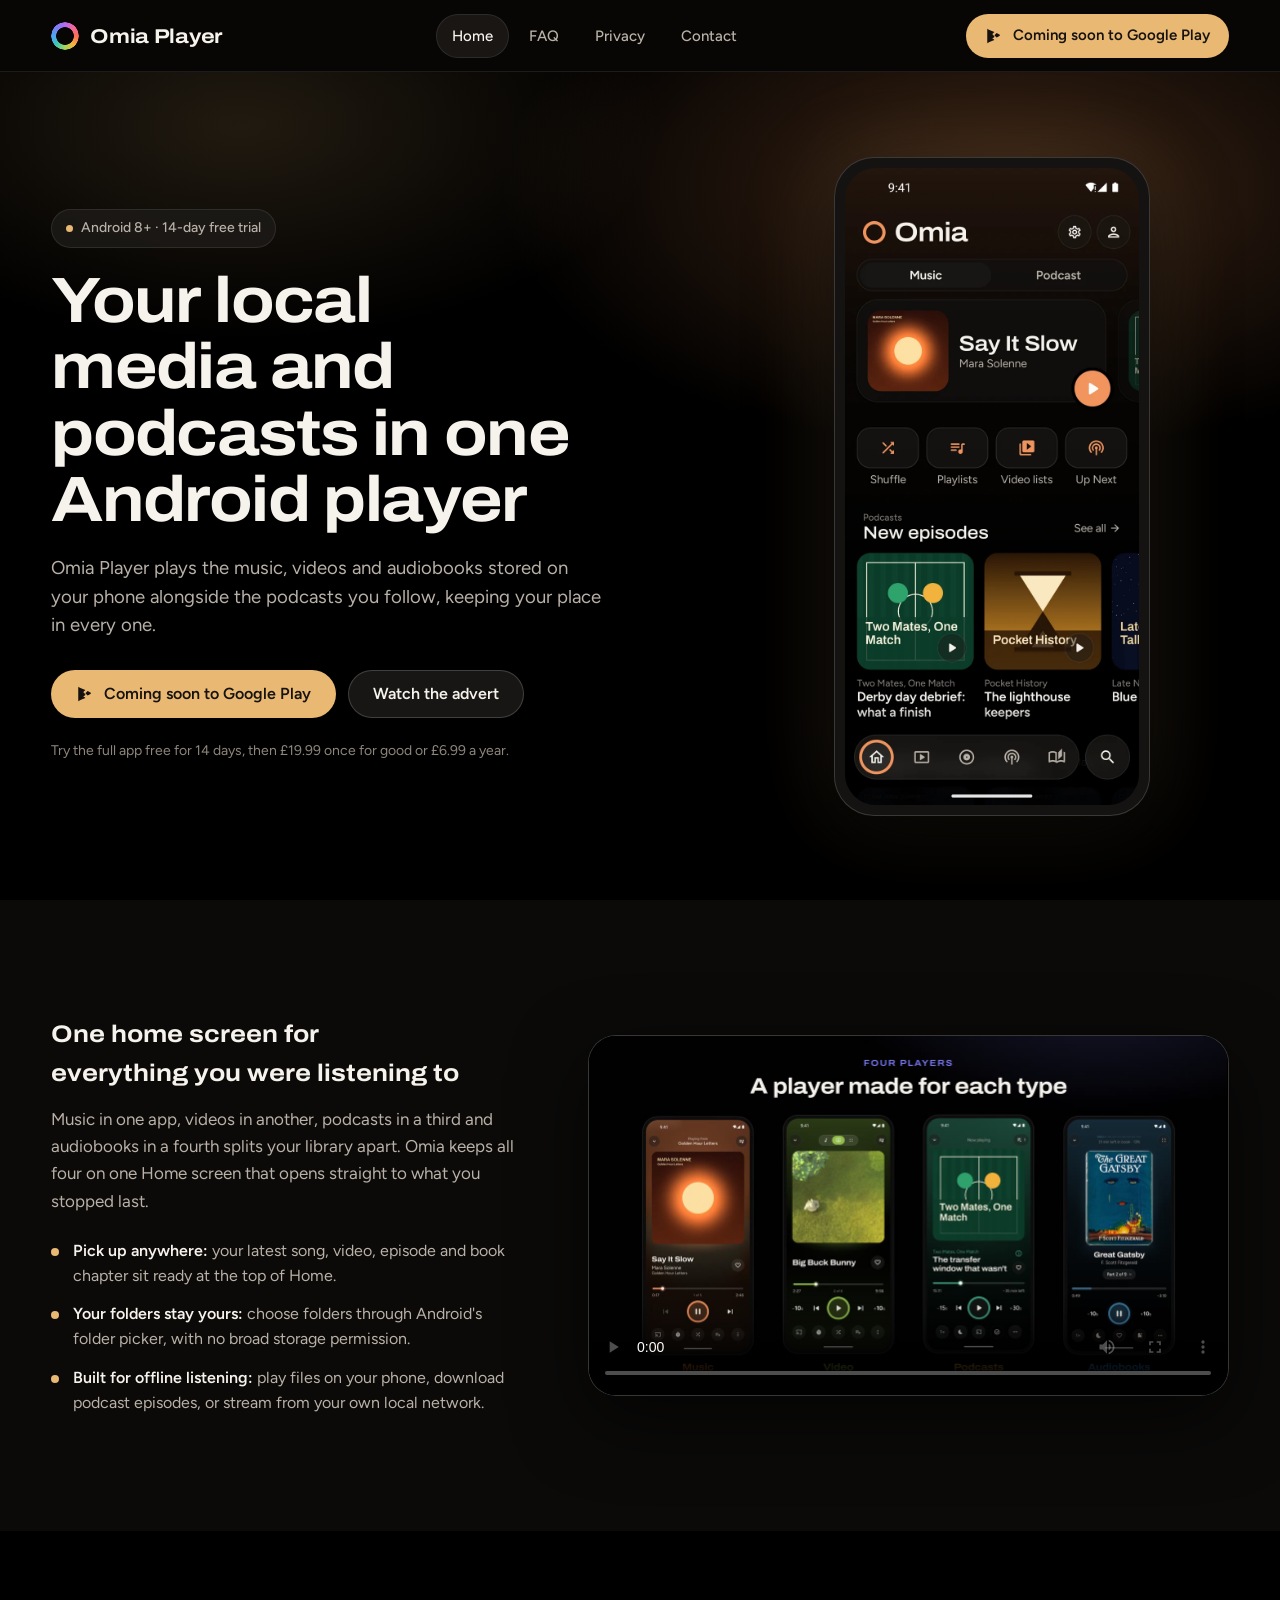
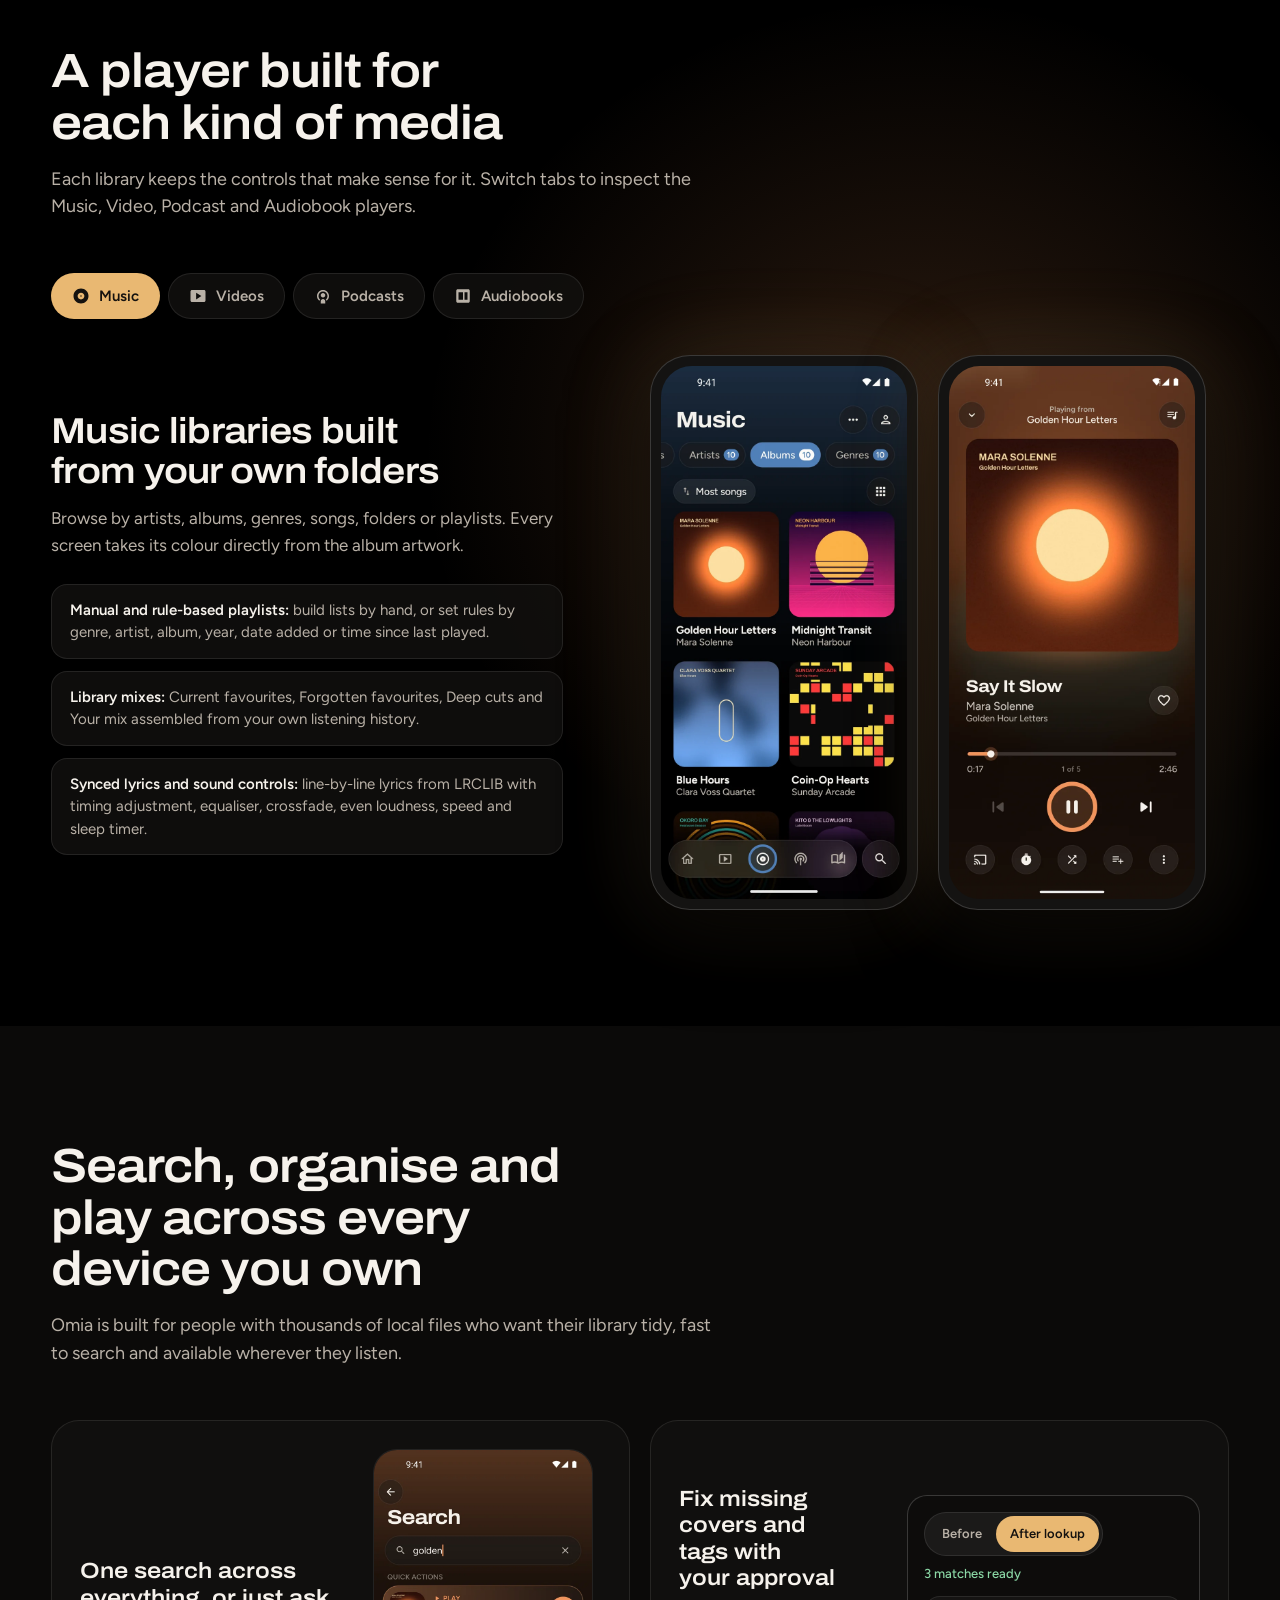
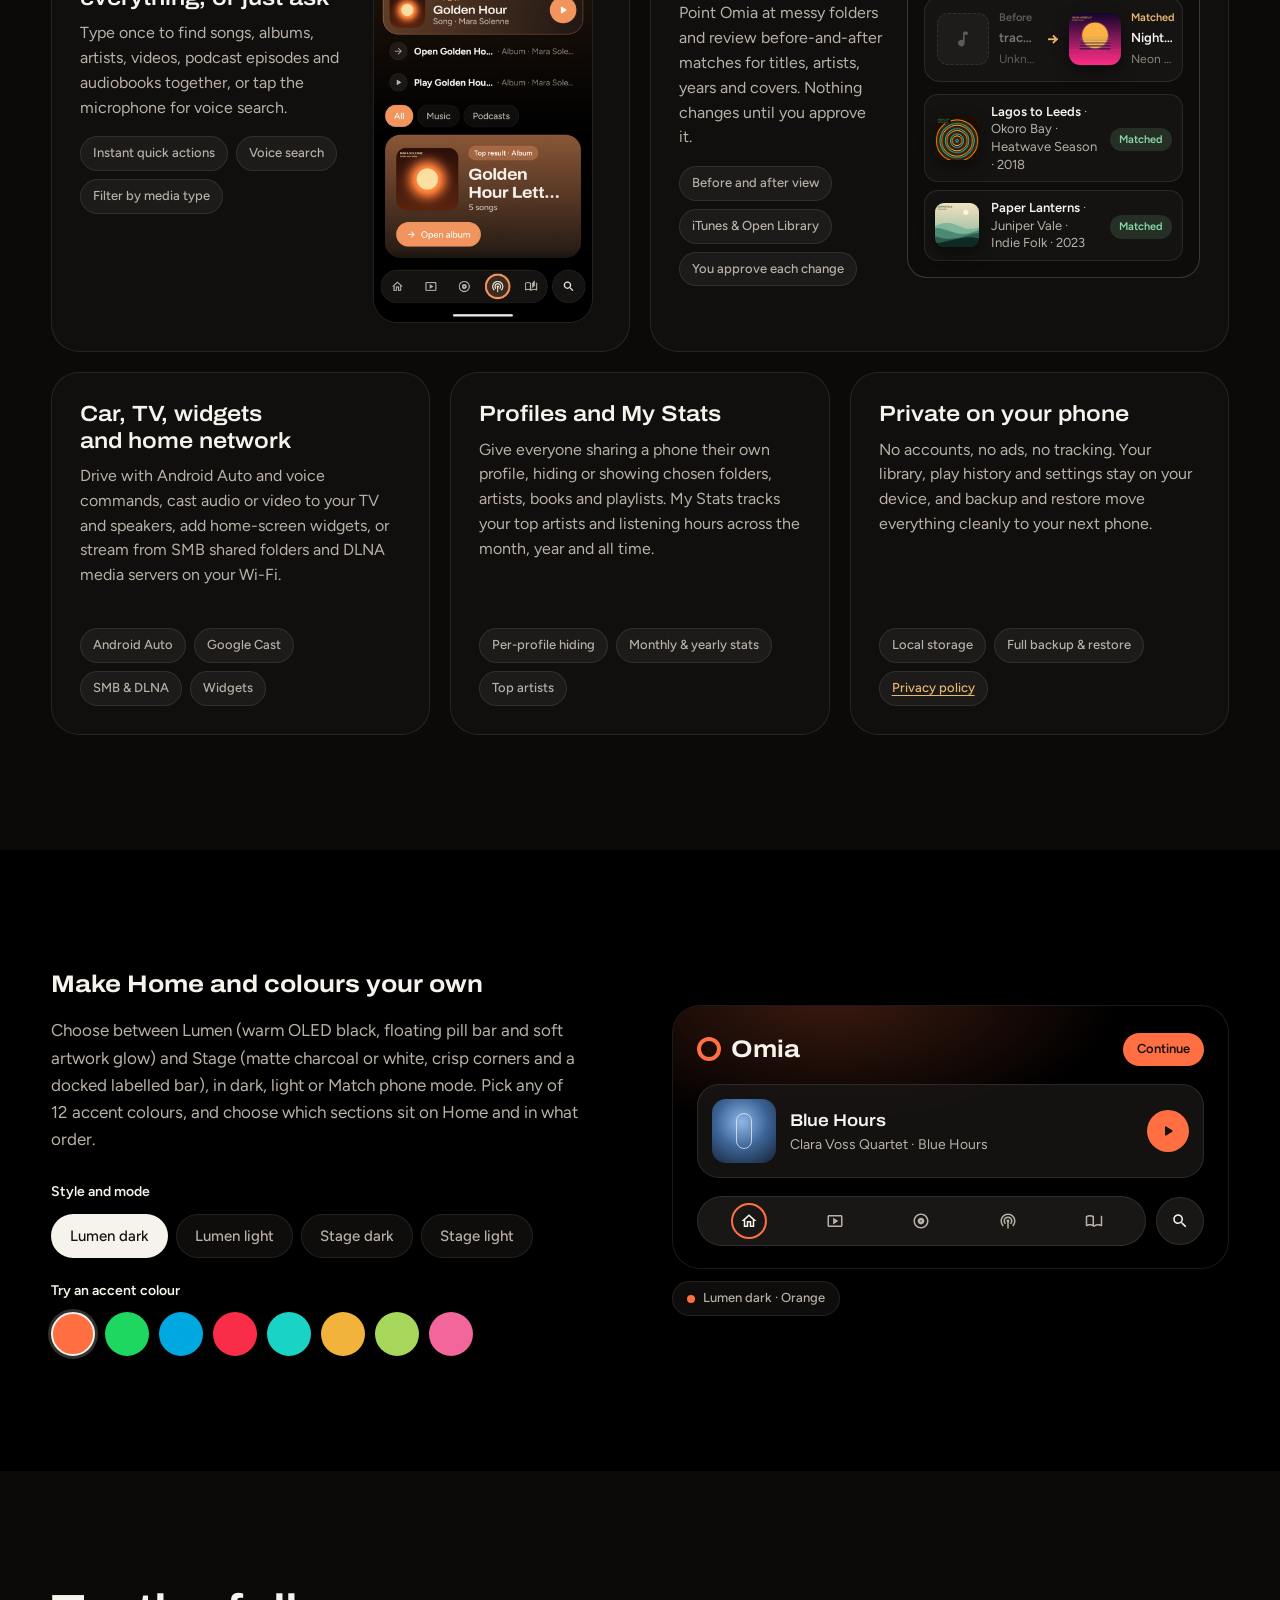
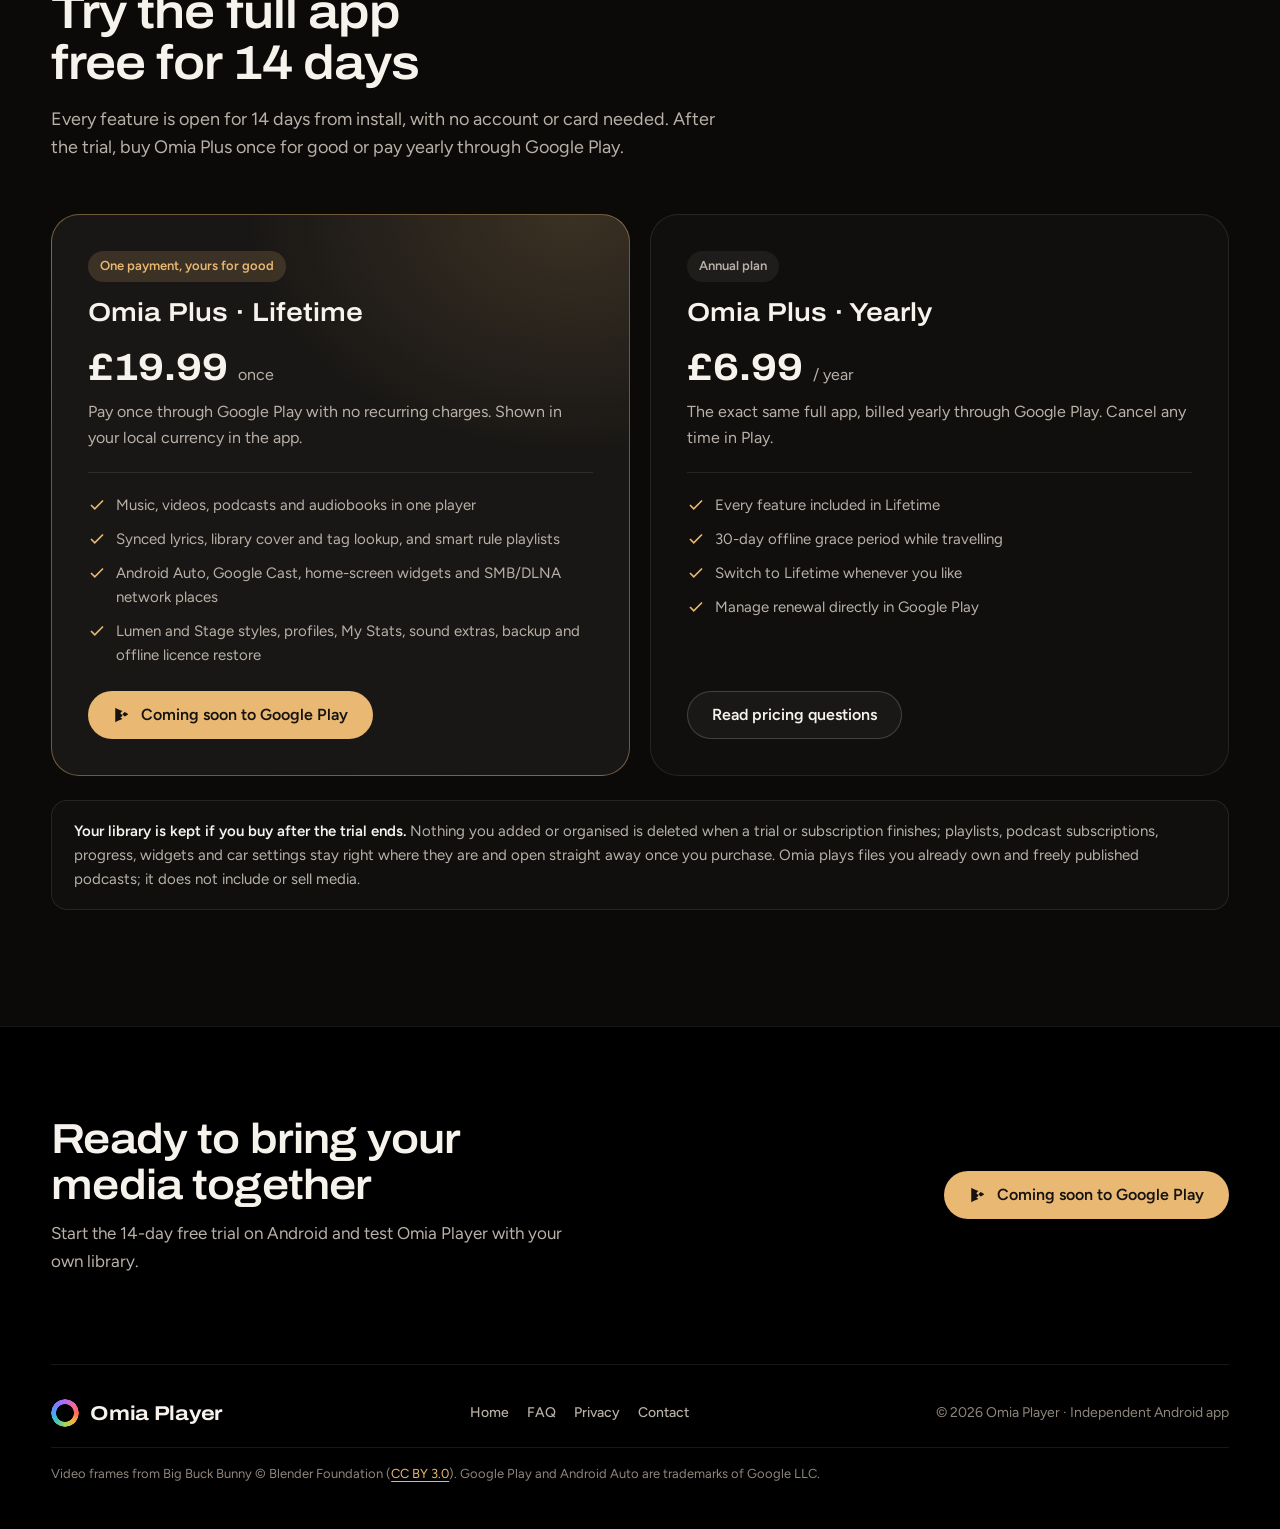
<file: index.html>
<!doctype html>
<html lang="en-GB">
<head>
  <meta charset="utf-8">
  <meta name="viewport" content="width=device-width, initial-scale=1, viewport-fit=cover">
  <title>Omia Player: local music, video, podcasts and audiobooks for Android</title>
  <meta name="description" content="Omia Player plays the music, videos and audiobooks stored on your Android phone alongside the podcasts you follow. Try the full app free for 14 days, then £19.99 once for good or £6.99 a year.">
  <meta name="theme-color" content="#000000">
  <meta property="og:type" content="website">
  <meta property="og:title" content="Omia Player for Android">
  <meta property="og:description" content="Your local music, videos and audiobooks, plus the podcasts you follow, together in one Android player.">
  <meta property="og:image" content="https://adam93sadler-ux.github.io/omia/assets/og-share.jpg">
  <meta name="twitter:card" content="summary_large_image">
  <link rel="icon" type="image/svg+xml" href="assets/omia-mark.svg">
  <link rel="preconnect" href="https://fonts.googleapis.com">
  <link rel="preconnect" href="https://fonts.gstatic.com" crossorigin>
  <link rel="stylesheet" href="https://fonts.googleapis.com/css2?family=Archivo:wdth,wght@100..125,500..700&family=Figtree:wght@400;500;600;700&display=swap">
  <link rel="stylesheet" href="style.css">
</head>
<body>
  <a class="skip-link" href="#top">Skip to content</a>

  <header class="site-header">
    <div class="wrap">
      <a class="brand" href="./" aria-current="page">
        <span class="brand-ring" aria-hidden="true"></span>
        <span>Omia Player</span>
      </a>
      <nav class="site-nav" aria-label="Primary">
        <a href="./" aria-current="page">Home</a>
        <a href="faq.html">FAQ</a>
        <a href="privacy.html">Privacy</a>
        <a href="contact.html">Contact</a>
      </nav>
      <div class="header-actions">
        <!-- Coming soon: when the Play listing is live, turn each data-play-soon span back into a link to the listing -->
        <span class="btn btn--primary btn--sm btn--soon" data-play-soon aria-disabled="true">
          <svg class="play-icon" viewBox="0 0 24 24" fill="currentColor" aria-hidden="true"><path d="M3.6 2.3c-.4.4-.6 1-.6 1.8v15.8c0 .8.2 1.4.6 1.8l.1.1 8.9-8.9v-.2L3.7 2.2l-.1.1zm11.9 11.8-3-3v-.2l3-3 .1.1 3.5 2c1 .6 1 1.5 0 2.1l-3.5 2-.1 0zm-3 3.1-3-3-5.9 5.9c.5.5 1.3.5 2.3 0l6.6-2.9zm0-10.4L5.9 3.9c-1-.5-1.8-.5-2.3 0l5.9 5.9 3-3z"/></svg>
          Coming soon to Google Play
        </span>
        <button class="nav-toggle" type="button" data-nav-toggle aria-expanded="false" aria-controls="mobile-menu" aria-label="Open menu">
          <svg width="20" height="20" viewBox="0 0 24 24" fill="none" stroke="currentColor" stroke-width="2" stroke-linecap="round" aria-hidden="true">
            <line x1="4" y1="7" x2="20" y2="7"/>
            <line x1="4" y1="12" x2="20" y2="12"/>
            <line x1="4" y1="17" x2="20" y2="17"/>
          </svg>
        </button>
      </div>
    </div>
  </header>

  <div class="mobile-menu" id="mobile-menu" role="dialog" aria-label="Site navigation">
    <a class="mobile-link" href="./" aria-current="page">Home</a>
    <a class="mobile-link" href="faq.html">FAQ</a>
    <a class="mobile-link" href="privacy.html">Privacy</a>
    <a class="mobile-link" href="contact.html">Contact</a>
    <!-- Coming soon: when the Play listing is live, turn each data-play-soon span back into a link to the listing -->
    <span class="btn btn--primary mobile-cta btn--soon" data-play-soon aria-disabled="true">
      <svg class="play-icon" viewBox="0 0 24 24" fill="currentColor" aria-hidden="true"><path d="M3.6 2.3c-.4.4-.6 1-.6 1.8v15.8c0 .8.2 1.4.6 1.8l.1.1 8.9-8.9v-.2L3.7 2.2l-.1.1zm11.9 11.8-3-3v-.2l3-3 .1.1 3.5 2c1 .6 1 1.5 0 2.1l-3.5 2-.1 0zm-3 3.1-3-3-5.9 5.9c.5.5 1.3.5 2.3 0l6.6-2.9zm0-10.4L5.9 3.9c-1-.5-1.8-.5-2.3 0l5.9 5.9 3-3z"/></svg>
      Coming soon to Google Play
    </span>
  </div>

  <main id="top">
    <!-- Hero -->
    <section class="hero">
      <div class="wrap">
        <div class="hero-grid">
          <div class="hero-copy enter">
            <p class="hero-fact">
              <span class="hero-dot" aria-hidden="true"></span>
              Android 8+ · 14-day free trial
            </p>
            <h1>Your local media and podcasts in one Android player</h1>
            <p class="hero-lead">
              Omia Player plays the music, videos and audiobooks stored on your phone alongside the podcasts you follow, keeping your place in every one.
            </p>
            <div class="btn-row">
              <!-- Coming soon: when the Play listing is live, turn each data-play-soon span back into a link to the listing -->
              <span class="btn btn--primary btn--soon" data-play-soon aria-disabled="true">
                <svg class="play-icon" viewBox="0 0 24 24" fill="currentColor" aria-hidden="true"><path d="M3.6 2.3c-.4.4-.6 1-.6 1.8v15.8c0 .8.2 1.4.6 1.8l.1.1 8.9-8.9v-.2L3.7 2.2l-.1.1zm11.9 11.8-3-3v-.2l3-3 .1.1 3.5 2c1 .6 1 1.5 0 2.1l-3.5 2-.1 0zm-3 3.1-3-3-5.9 5.9c.5.5 1.3.5 2.3 0l6.6-2.9zm0-10.4L5.9 3.9c-1-.5-1.8-.5-2.3 0l5.9 5.9 3-3z"/></svg>
                Coming soon to Google Play
              </span>
              <a class="btn btn--secondary" href="#advert">Watch the advert</a>
            </div>
            <p class="hero-meta">Try the full app free for 14 days, then £19.99 once for good or £6.99 a year.</p>
          </div>

          <div class="hero-stage enter-delay">
            <div class="phone phone--hero">
              <img src="assets/screens/home.webp" width="720" height="1560" alt="Omia Player Home screen showing a song in Continue, quick actions, and new podcast episodes" fetchpriority="high">
            </div>
          </div>
        </div>
      </div>
    </section>

    <!-- One-app story & Advert -->
    <section class="section section--alt" id="advert">
      <div class="wrap">
        <div class="story-layout">
          <div>
            <h2>One home screen for everything you were listening to</h2>
            <p class="media-panel-lead">
              Music in one app, videos in another, podcasts in a third and audiobooks in a fourth splits your library apart. Omia keeps all four on one Home screen that opens straight to what you stopped last.
            </p>
            <ul class="story-points">
              <li><strong>Pick up anywhere:</strong> your latest song, video, episode and book chapter sit ready at the top of Home.</li>
              <li><strong>Your folders stay yours:</strong> choose folders through Android's folder picker, with no broad storage permission.</li>
              <li><strong>Built for offline listening:</strong> play files on your phone, download podcast episodes, or stream from your own local network.</li>
            </ul>
          </div>

          <div class="video-frame">
            <video controls preload="metadata" playsinline poster="assets/media/omia-advert-poster.jpg" aria-label="Omia Player sixty-eight second overview advert">
              <source src="assets/media/omia-advert.mp4" type="video/mp4">
              <track kind="captions" src="assets/media/omia-advert.vtt" srclang="en" label="English captions" default>
            </video>
          </div>
        </div>
      </div>
    </section>

    <!-- The four media types -->
    <section class="section media-section" id="media" data-media-section style="--media-glow: 229, 141, 82;">
      <div class="wrap">
        <div class="section-head">
          <h2>A player built for each kind of media</h2>
          <p>
            Each library keeps the controls that make sense for it. Switch tabs to inspect the Music, Video, Podcast and Audiobook players.
          </p>
        </div>

        <div class="media-tabs" role="tablist" aria-label="Media types">
          <button class="media-tab" type="button" role="tab" id="tab-music" aria-selected="true" aria-controls="panel-music" data-media-tab="music" data-glow="229, 141, 82" data-accent="#e9b872" style="--tab-accent: #e9b872;">
            <svg viewBox="0 0 24 24" fill="currentColor" aria-hidden="true"><path d="M12 2C6.48 2 2 6.48 2 12s4.48 10 10 10 10-4.48 10-10S17.52 2 12 2zm0 14.5c-2.49 0-4.5-2.01-4.5-4.5S9.51 7.5 12 7.5s4.5 2.01 4.5 4.5-2.01 4.5-4.5 4.5zm0-5.5c-.55 0-1 .45-1 1s.45 1 1 1 1-.45 1-1-.45-1-1-1z"/></svg>
            Music
          </button>
          <button class="media-tab" type="button" role="tab" id="tab-video" aria-selected="false" aria-controls="panel-video" tabindex="-1" data-media-tab="video" data-glow="139, 195, 74" data-accent="#a6d65a">
            <svg viewBox="0 0 24 24" fill="currentColor" aria-hidden="true"><path d="M20 4H4c-1.1 0-2 .9-2 2v12c0 1.1.9 2 2 2h16c1.1 0 2-.9 2-2V6c0-1.1-.9-2-2-2zM9.5 16.5v-9l7 4.5-7 4.5z"/></svg>
            Videos
          </button>
          <button class="media-tab" type="button" role="tab" id="tab-podcasts" aria-selected="false" aria-controls="panel-podcasts" tabindex="-1" data-media-tab="podcasts" data-glow="59, 167, 118" data-accent="#5fd39f">
            <svg viewBox="0 0 24 24" fill="currentColor" aria-hidden="true"><path d="M12 14c1.66 0 3-1.34 3-3s-1.34-3-3-3-3 1.34-3 3 1.34 3 3 3zm0 2c-1.66 0-3 1.34-3 3v3h6v-3c0-1.66-1.34-3-3-3zm0-12C7.58 4 4 7.58 4 12c0 2.58 1.22 4.87 3.12 6.34l1.24-1.56C6.92 15.68 6 13.95 6 12c0-3.31 2.69-6 6-6s6 2.69 6 6c0 1.95-.92 3.68-2.36 4.78l1.24 1.56C18.78 16.87 20 14.58 20 12c0-4.42-3.58-8-8-8z"/></svg>
            Podcasts
          </button>
          <button class="media-tab" type="button" role="tab" id="tab-audiobooks" aria-selected="false" aria-controls="panel-audiobooks" tabindex="-1" data-media-tab="audiobooks" data-glow="79, 163, 209" data-accent="#68bde8">
            <svg viewBox="0 0 24 24" fill="currentColor" aria-hidden="true"><path d="M19 3H5c-1.1 0-2 .9-2 2v14c0 1.1.9 2 2 2h14c1.1 0 2-.9 2-2V5c0-1.1-.9-2-2-2zm-7 14H6V7h6v10zm6 0h-4V7h4v10z"/></svg>
            Audiobooks
          </button>
        </div>

        <!-- Music Panel -->
        <div class="media-panel is-active" id="panel-music" role="tabpanel" aria-labelledby="tab-music" data-media-panel="music">
          <div>
            <h3>Music libraries built from your own folders</h3>
            <p class="media-panel-lead">
              Browse by artists, albums, genres, songs, folders or playlists. Every screen takes its colour directly from the album artwork.
            </p>
            <ul class="feature-list">
              <li><strong>Manual and rule-based playlists:</strong> build lists by hand, or set rules by genre, artist, album, year, date added or time since last played.</li>
              <li><strong>Library mixes:</strong> Current favourites, Forgotten favourites, Deep cuts and Your mix assembled from your own listening history.</li>
              <li><strong>Synced lyrics and sound controls:</strong> line-by-line lyrics from LRCLIB with timing adjustment, equaliser, crossfade, even loudness, speed and sleep timer.</li>
            </ul>
          </div>
          <div class="media-phones">
            <div class="phone phone--pair">
              <img src="assets/screens/music-library.webp" width="720" height="1560" alt="Omia Player Music library showing albums grid with artwork" loading="lazy">
            </div>
            <div class="phone phone--pair">
              <img src="assets/screens/music-player.webp" width="720" height="1560" alt="Omia Player Music player playing Say It Slow by Mara Solenne" loading="lazy">
            </div>
          </div>
        </div>

        <!-- Video Panel -->
        <div class="media-panel" id="panel-video" role="tabpanel" aria-labelledby="tab-video" data-media-panel="video" hidden>
          <div>
            <h3>Local videos in the player, full screen or audio only</h3>
            <p class="media-panel-lead">
              Watch your own video files with a single switch between audio-only listening, square player mode and full-screen viewing.
            </p>
            <ul class="feature-list">
              <li><strong>Continue watching:</strong> keeps your place across up to ten recent videos, with your last-stopped video always first.</li>
              <li><strong>Subtitles and audio tracks:</strong> switch embedded subtitle streams and alternate audio languages on the fly.</li>
              <li><strong>Video playlists and tags:</strong> group videos into playlists, filter with tags, and cast to your TV.</li>
            </ul>
          </div>
          <div class="media-phones">
            <div class="phone phone--pair">
              <img src="assets/screens/video-player.webp" width="720" height="1560" alt="Omia Player Video player showing Big Buck Bunny in the square player mode" loading="lazy">
            </div>
            <div class="phone phone--pair">
              <img src="assets/screens/video-full.webp" width="720" height="1560" alt="Omia Player full screen video mode showing Big Buck Bunny" loading="lazy">
            </div>
          </div>
        </div>

        <!-- Podcasts Panel -->
        <div class="media-panel" id="panel-podcasts" role="tabpanel" aria-labelledby="tab-podcasts" data-media-panel="podcasts" hidden>
          <div>
            <h3>Follow shows and keep episodes offline</h3>
            <p class="media-panel-lead">
              Search the podcast directory, browse charts, or bring every subscription over from another app with an OPML file or Pocket Casts export.
            </p>
            <ul class="feature-list">
              <li><strong>Up Next queue and downloads:</strong> new episodes arrive automatically and download over Wi-Fi for offline commutes.</li>
              <li><strong>Controls for spoken audio:</strong> 15-second back and 30-second forward skips, chapter support, playback speed and a sleep timer.</li>
              <li><strong>Private feeds supported:</strong> add RSS links directly, with feed passwords kept encrypted on your device.</li>
            </ul>
          </div>
          <div class="media-phones">
            <div class="phone phone--pair">
              <img src="assets/screens/podcasts-shows.webp" width="720" height="1560" alt="Omia Player Podcasts shows grid with Keep listening card and Up next tab" loading="lazy">
            </div>
            <div class="phone phone--pair">
              <img src="assets/screens/podcast-player.webp" width="720" height="1560" alt="Omia Player Podcast player playing an episode with skip, speed and sleep controls" loading="lazy">
            </div>
          </div>
        </div>

        <!-- Audiobooks Panel -->
        <div class="media-panel" id="panel-audiobooks" role="tabpanel" aria-labelledby="tab-audiobooks" data-media-panel="audiobooks" hidden>
          <div>
            <h3>Audiobooks with chapters, series and exact resume</h3>
            <p class="media-panel-lead">
              Designed for long listens across multi-file folders and chaptered M4B books, keeping your exact position in every title.
            </p>
            <ul class="feature-list">
              <li><strong>Series shelves:</strong> group books into numbered series so the next volume is ready when you finish.</li>
              <li><strong>Chapters, bookmarks and skips:</strong> jump by chapter, drop bookmarks, change speed and set a sleep timer with shake-to-extend.</li>
              <li><strong>Built-in book lookup:</strong> fetch covers, authors, descriptions and publication years from Open Library.</li>
            </ul>
          </div>
          <div class="media-phones">
            <div class="phone phone--hero">
              <img src="assets/screens/audiobook-player.webp" width="720" height="1560" alt="Omia Player Audiobook player showing The Great Gatsby with chapter progress, bookmarks and skip controls" loading="lazy">
            </div>
          </div>
        </div>
      </div>
    </section>

    <!-- Key Features -->
    <section class="section section--alt" id="features">
      <div class="wrap">
        <div class="section-head">
          <h2>Search, organise and play across every device you own</h2>
          <p>
            Omia is built for people with thousands of local files who want their library tidy, fast to search and available wherever they listen.
          </p>
        </div>

        <div class="features-grid">
          <article class="feature-card feature-card--wide">
            <div>
              <h3>One search across everything, or just ask</h3>
              <p>
                Type once to find songs, albums, artists, videos, podcast episodes and audiobooks together, or tap the microphone for voice search.
              </p>
              <div class="feature-tag-list">
                <span class="feature-tag">Instant quick actions</span>
                <span class="feature-tag">Voice search</span>
                <span class="feature-tag">Filter by media type</span>
              </div>
            </div>
            <div class="feature-visual feature-visual--phone">
              <img src="assets/screens/search.webp" width="720" height="1560" alt="Omia Player Search screen showing quick play action and album match" loading="lazy">
            </div>
          </article>

          <article class="feature-card feature-card--wide feature-card--tagfix">
            <div>
              <h3>Fix missing covers and tags with your approval</h3>
              <p>
                Point Omia at messy folders and review before-and-after matches for titles, artists, years and covers. Nothing changes until you approve it.
              </p>
              <div class="feature-tag-list">
                <span class="feature-tag">Before and after view</span>
                <span class="feature-tag">iTunes &amp; Open Library</span>
                <span class="feature-tag">You approve each change</span>
              </div>
            </div>
            <div class="tagfix" data-tagfix data-state="after" aria-label="Interactive before and after artwork and tag lookup preview">
              <div class="tagfix-bar">
                <div class="tagfix-switch" role="group" aria-label="Switch between before and after lookup">
                  <button class="tagfix-btn" type="button" data-tagfix-mode="before" aria-pressed="false">Before</button>
                  <button class="tagfix-btn" type="button" data-tagfix-mode="after" aria-pressed="true">After lookup</button>
                </div>
                <span class="tagfix-badge" data-tagfix-badge>3 matches ready</span>
              </div>

              <div class="tagfix-lead" aria-hidden="false">
                <div class="tagfix-mini tagfix-mini--before">
                  <div class="tagfix-empty" aria-hidden="true">
                    <svg width="20" height="20" viewBox="0 0 24 24" fill="currentColor"><path d="M12 5v8.55c-.94-.54-2.1-.75-3.33-.32-1.34.48-2.37 1.67-2.61 3.07-.46 2.74 1.86 5.08 4.59 4.65 1.96-.31 3.35-2.11 3.35-4.1V7h2c1.1 0 2-.9 2-2s-.9-2-2-2h-2c-1.1 0-2 .9-2 2z"/></svg>
                  </div>
                  <div class="tagfix-meta">
                    <span class="tagfix-state">Before</span>
                    <span class="tagfix-file">track01_final.mp3</span>
                    <span class="tagfix-sub">Unknown artist · No art</span>
                  </div>
                </div>
                <span class="tagfix-arrow" aria-hidden="true">→</span>
                <div class="tagfix-mini tagfix-mini--after">
                  <img class="tagfix-cover" src="assets/covers/midnight-transit.webp" width="420" height="420" alt="Neon Harbour Midnight Transit album cover" loading="lazy">
                  <div class="tagfix-meta">
                    <span class="tagfix-state tagfix-state--ok">Matched</span>
                    <span class="tagfix-title">Night Bus Home</span>
                    <span class="tagfix-sub">Neon Harbour · 2024</span>
                  </div>
                </div>
              </div>

              <ul class="tagfix-rows">
                <li class="tagfix-row">
                  <div class="tagfix-art-slot">
                    <div class="tagfix-empty tagfix-empty--row" aria-hidden="true">
                      <svg width="18" height="18" viewBox="0 0 24 24" fill="currentColor"><path d="M12 5v8.55c-.94-.54-2.1-.75-3.33-.32-1.34.48-2.37 1.67-2.61 3.07-.46 2.74 1.86 5.08 4.59 4.65 1.96-.31 3.35-2.11 3.35-4.1V7h2c1.1 0 2-.9 2-2s-.9-2-2-2h-2c-1.1 0-2 .9-2 2z"/></svg>
                    </div>
                    <img class="tagfix-cover tagfix-cover--row" src="assets/covers/heatwave-season.webp" width="420" height="420" alt="Okoro Bay Heatwave Season album cover" loading="lazy">
                  </div>
                  <div class="tagfix-row-body">
                    <span class="tagfix-before-text"><strong>01_heatwave_rip.mp3</strong> · Unknown artist</span>
                    <span class="tagfix-after-text"><strong>Lagos to Leeds</strong> · Okoro Bay · Heatwave Season · 2018</span>
                  </div>
                  <span class="tagfix-pill" aria-hidden="true"></span>
                </li>
                <li class="tagfix-row">
                  <div class="tagfix-art-slot">
                    <div class="tagfix-empty tagfix-empty--row" aria-hidden="true">
                      <svg width="18" height="18" viewBox="0 0 24 24" fill="currentColor"><path d="M12 5v8.55c-.94-.54-2.1-.75-3.33-.32-1.34.48-2.37 1.67-2.61 3.07-.46 2.74 1.86 5.08 4.59 4.65 1.96-.31 3.35-2.11 3.35-4.1V7h2c1.1 0 2-.9 2-2s-.9-2-2-2h-2c-1.1 0-2 .9-2 2z"/></svg>
                    </div>
                    <img class="tagfix-cover tagfix-cover--row" src="assets/covers/paper-lanterns.webp" width="420" height="420" alt="Juniper Vale Paper Lanterns album cover" loading="lazy">
                  </div>
                  <div class="tagfix-row-body">
                    <span class="tagfix-before-text"><strong>Track 03.mp3</strong> · Unknown artist</span>
                    <span class="tagfix-after-text"><strong>Paper Lanterns</strong> · Juniper Vale · Indie Folk · 2023</span>
                  </div>
                  <span class="tagfix-pill" aria-hidden="true"></span>
                </li>
              </ul>
            </div>
          </article>

          <article class="feature-card">
            <div>
              <h3>Car, TV, widgets and home network</h3>
              <p>
                Drive with Android Auto and voice commands, cast audio or video to your TV and speakers, add home-screen widgets, or stream from SMB shared folders and DLNA media servers on your Wi-Fi.
              </p>
            </div>
            <div class="feature-tag-list">
              <span class="feature-tag">Android Auto</span>
              <span class="feature-tag">Google Cast</span>
              <span class="feature-tag">SMB &amp; DLNA</span>
              <span class="feature-tag">Widgets</span>
            </div>
          </article>

          <article class="feature-card">
            <div>
              <h3>Profiles and My Stats</h3>
              <p>
                Give everyone sharing a phone their own profile, hiding or showing chosen folders, artists, books and playlists. My Stats tracks your top artists and listening hours across the month, year and all time.
              </p>
            </div>
            <div class="feature-tag-list">
              <span class="feature-tag">Per-profile hiding</span>
              <span class="feature-tag">Monthly &amp; yearly stats</span>
              <span class="feature-tag">Top artists</span>
            </div>
          </article>

          <article class="feature-card">
            <div>
              <h3>Private on your phone</h3>
              <p>
                No accounts, no ads, no tracking. Your library, play history and settings stay on your device, and backup and restore move everything cleanly to your next phone.
              </p>
            </div>
            <div class="feature-tag-list">
              <span class="feature-tag">Local storage</span>
              <span class="feature-tag">Full backup &amp; restore</span>
              <span class="feature-tag"><a href="privacy.html">Privacy policy</a></span>
            </div>
          </article>
        </div>
      </div>
    </section>

    <!-- Personalisation & Themes -->
    <section class="section" id="personalise">
      <div class="wrap">
        <div class="personalise-grid">
          <div>
            <h2>Make Home and colours your own</h2>
            <p class="media-panel-lead">
              Choose between Lumen (warm OLED black, floating pill bar and soft artwork glow) and Stage (matte charcoal or white, crisp corners and a docked labelled bar), in dark, light or Match phone mode. Pick any of 12 accent colours, and choose which sections sit on Home and in what order.
            </p>

            <div class="personalise-controls">
              <div>
                <span class="control-group-label">Style and mode</span>
                <div class="mode-pills" role="group" aria-label="Preview style and mode">
                  <button class="mode-pill" type="button" data-preview-style="lumen-dark" aria-pressed="true">Lumen dark</button>
                  <button class="mode-pill" type="button" data-preview-style="lumen-light" aria-pressed="false">Lumen light</button>
                  <button class="mode-pill" type="button" data-preview-style="stage-dark" aria-pressed="false">Stage dark</button>
                  <button class="mode-pill" type="button" data-preview-style="stage-light" aria-pressed="false">Stage light</button>
                </div>
              </div>

              <div>
                <span class="control-group-label">Try an accent colour</span>
                <div class="swatch-grid" role="group" aria-label="Preview accent colour">
                  <button class="swatch" type="button" data-preview-accent="#FF6F42" data-preview-ink="#15120f" aria-label="Orange" aria-pressed="true" style="--swatch-color: #FF6F42;"></button>
                  <button class="swatch" type="button" data-preview-accent="#1ED760" data-preview-ink="#15120f" aria-label="Green" aria-pressed="false" style="--swatch-color: #1ED760;"></button>
                  <button class="swatch" type="button" data-preview-accent="#00A8E1" data-preview-ink="#15120f" aria-label="Blue" aria-pressed="false" style="--swatch-color: #00A8E1;"></button>
                  <button class="swatch" type="button" data-preview-accent="#FA2D48" data-preview-ink="#fdfbf8" aria-label="Raspberry" aria-pressed="false" style="--swatch-color: #FA2D48;"></button>
                  <button class="swatch" type="button" data-preview-accent="#19D3C5" data-preview-ink="#15120f" aria-label="Aqua" aria-pressed="false" style="--swatch-color: #19D3C5;"></button>
                  <button class="swatch" type="button" data-preview-accent="#F2B33D" data-preview-ink="#15120f" aria-label="Amber" aria-pressed="false" style="--swatch-color: #F2B33D;"></button>
                  <button class="swatch" type="button" data-preview-accent="#A6D65A" data-preview-ink="#15120f" aria-label="Lime" aria-pressed="false" style="--swatch-color: #A6D65A;"></button>
                  <button class="swatch" type="button" data-preview-accent="#F2669B" data-preview-ink="#15120f" aria-label="Rose" aria-pressed="false" style="--swatch-color: #F2669B;"></button>
                </div>
              </div>
            </div>
          </div>

          <div class="pv-shell">
            <div class="lumen-preview" data-lumen-preview data-style="lumen-dark" aria-label="Interactive Lumen and Stage theme preview">
              <div class="pv-inner">
                <div class="pv-top">
                  <div class="pv-brand">
                    <span class="pv-ring" aria-hidden="true"></span>
                    <span class="pv-title">Omia</span>
                  </div>
                  <span class="pv-pill pv-only-lumen">Continue</span>
                  <span class="pv-top-icons pv-only-stage" aria-hidden="true">
                    <span class="pv-round-btn">
                      <svg width="16" height="16" viewBox="0 0 24 24" fill="currentColor"><path d="M15.5 14h-.79l-.28-.27C15.41 12.59 16 11.11 16 9.5 16 5.91 13.09 3 9.5 3S3 5.91 3 9.5 5.91 16 9.5 16c1.61 0 3.09-.59 4.23-1.57l.27.28v.79l5 4.99L20.49 19l-4.99-5zm-6 0C7.01 14 5 11.99 5 9.5S7.01 5 9.5 5 14 7.01 14 9.5 11.99 14 9.5 14z"/></svg>
                    </span>
                  </span>
                </div>

                <div class="pv-card">
                  <div class="pv-art" aria-hidden="true"></div>
                  <div class="pv-track">
                    <div class="pv-track-title">Blue Hours</div>
                    <div class="pv-track-meta">Clara Voss Quartet · Blue Hours</div>
                  </div>
                  <div class="pv-play" aria-hidden="true">
                    <svg width="18" height="18" viewBox="0 0 24 24" fill="currentColor"><path d="M8 6.82v10.36c0 .79.87 1.27 1.54.84l8.14-5.18c.62-.39.62-1.29 0-1.69L9.54 5.98C8.87 5.55 8 6.03 8 6.82z"/></svg>
                  </div>
                  <div class="pv-progress pv-only-stage" aria-hidden="true"><span></span></div>
                </div>
              </div>

              <!-- Lumen floating pill nav + round search orb -->
              <div class="pv-lumen-nav pv-only-lumen" aria-hidden="true">
                <div class="pv-pill-bar">
                  <span class="pv-icon pv-icon--active">
                    <svg width="18" height="18" viewBox="0 0 24 24" fill="currentColor"><path d="M12 5.69l5 4.5V18h-2v-6H9v6H7v-7.81l5-4.5M12 3L2 12h3v8h6v-6h2v6h6v-8h3L12 3z"/></svg>
                  </span>
                  <span class="pv-icon">
                    <svg width="18" height="18" viewBox="0 0 24 24" fill="currentColor"><path d="M9.5,7.5 L9.5,16.5 L16.5,12Z"/><path d="M20,4H4C2.9,4,2,4.9,2,6v12c0,1.1,0.9,2,2,2h16c1.1,0,2-0.9,2-2V6C22,4.9,21.1,4,20,4z M20,18.01H4V5.99h16V18.01z"/></svg>
                  </span>
                  <span class="pv-icon">
                    <svg width="18" height="18" viewBox="0 0 24 24" fill="currentColor"><path d="M12 2C6.48 2 2 6.48 2 12s4.48 10 10 10 10-4.48 10-10S17.52 2 12 2zm0 18c-4.41 0-8-3.59-8-8s3.59-8 8-8 8 3.59 8 8-3.59 8-8 8zm0-12.5c-2.49 0-4.5 2.01-4.5 4.5s2.01 4.5 4.5 4.5 4.5-2.01 4.5-4.5-2.01-4.5-4.5-4.5zm0 5.5c-.55 0-1-.45-1-1s.45-1 1-1 1 .45 1 1-.45 1-1 1z"/></svg>
                  </span>
                  <span class="pv-icon">
                    <svg width="18" height="18" viewBox="0 0 24 24" fill="currentColor"><path d="M14,12c0,0.74-0.4,1.38-1,1.72V22h-2v-8.28c-0.6-0.35-1-0.98-1-1.72c0-1.1,0.9-2,2-2S14,10.9,14,12z M12,6 c-3.31,0-6,2.69-6,6c0,1.74,0.75,3.31,1.94,4.4l1.42-1.42C8.53,14.25,8,13.19,8,12c0-2.21,1.79-4,4-4s4,1.79,4,4 c0,1.19-0.53,2.25-1.36,2.98l1.42,1.42C17.25,15.31,18,13.74,18,12C18,8.69,15.31,6,12,6z M12,2C6.48,2,2,6.48,2,12 c0,2.85,1.2,5.41,3.11,7.24l1.42-1.42C4.98,16.36,4,14.29,4,12c0-4.41,3.59-8,8-8s8,3.59,8,8c0,2.29-0.98,4.36-2.53,5.82l1.42,1.42 C20.8,17.41,22,14.85,22,12C22,6.48,17.52,2,12,2z"/></svg>
                  </span>
                  <span class="pv-icon">
                    <svg width="18" height="18" viewBox="0 0 24 24" fill="currentColor"><path d="M22.47,5.2C22,4.96,21.51,4.76,21,4.59v12.03C19.86,16.21,18.69,16,17.5,16c-1.9,0-3.78,0.54-5.5,1.58V5.48 C10.38,4.55,8.51,4,6.5,4C4.71,4,3.02,4.44,1.53,5.2C1.2,5.36,1,5.71,1,6.08v12.08c0,0.58,0.47,0.99,1,0.99 c0.16,0,0.32-0.04,0.48-0.12C3.69,18.4,5.05,18,6.5,18c2.07,0,3.98,0.82,5.5,2c1.52-1.18,3.43-2,5.5-2c1.45,0,2.81,0.4,4.02,1.04 c0.16,0.08,0.32,0.12,0.48,0.12c0.52,0,1-0.41,1-0.99V6.08C23,5.71,22.8,5.36,22.47,5.2z M10,16.62C8.86,16.21,7.69,16,6.5,16 c-1.19,0-2.36,0.21-3.5,0.62V6.71C4.11,6.24,5.28,6,6.5,6C7.7,6,8.89,6.25,10,6.72V16.62z"/></svg>
                  </span>
                </div>
                <span class="pv-search-orb">
                  <svg width="18" height="18" viewBox="0 0 24 24" fill="currentColor"><path d="M15.5 14h-.79l-.28-.27C15.41 12.59 16 11.11 16 9.5 16 5.91 13.09 3 9.5 3S3 5.91 3 9.5 5.91 16 9.5 16c1.61 0 3.09-.59 4.23-1.57l.27.28v.79l5 4.99L20.49 19l-4.99-5zm-6 0C7.01 14 5 11.99 5 9.5S7.01 5 9.5 5 14 7.01 14 9.5 11.99 14 9.5 14z"/></svg>
                </span>
              </div>

              <!-- Stage docked labelled bottom bar -->
              <div class="pv-stage-nav pv-only-stage" aria-hidden="true">
                <span class="pv-stage-item pv-stage-item--active">
                  <svg width="18" height="18" viewBox="0 0 24 24" fill="currentColor"><path d="M10 20v-6h4v6h5v-8h3L12 3 2 12h3v8z"/></svg>
                  <span>Home</span>
                </span>
                <span class="pv-stage-item">
                  <svg width="18" height="18" viewBox="0 0 24 24" fill="currentColor"><path d="M9.5,7.5 L9.5,16.5 L16.5,12Z"/><path d="M20,4H4C2.9,4,2,4.9,2,6v12c0,1.1,0.9,2,2,2h16c1.1,0,2-0.9,2-2V6C22,4.9,21.1,4,20,4z M20,18.01H4V5.99h16V18.01z"/></svg>
                  <span>Videos</span>
                </span>
                <span class="pv-stage-item">
                  <svg width="18" height="18" viewBox="0 0 24 24" fill="currentColor"><path d="M12 2C6.48 2 2 6.48 2 12s4.48 10 10 10 10-4.48 10-10S17.52 2 12 2zm0 18c-4.41 0-8-3.59-8-8s3.59-8 8-8 8 3.59 8 8-3.59 8-8 8zm0-12.5c-2.49 0-4.5 2.01-4.5 4.5s2.01 4.5 4.5 4.5 4.5-2.01 4.5-4.5-2.01-4.5-4.5-4.5zm0 5.5c-.55 0-1-.45-1-1s.45-1 1-1 1 .45 1 1-.45 1-1 1z"/></svg>
                  <span>Music</span>
                </span>
                <span class="pv-stage-item">
                  <svg width="18" height="18" viewBox="0 0 24 24" fill="currentColor"><path d="M14,12c0,0.74-0.4,1.38-1,1.72V22h-2v-8.28c-0.6-0.35-1-0.98-1-1.72c0-1.1,0.9-2,2-2S14,10.9,14,12z M12,6 c-3.31,0-6,2.69-6,6c0,1.74,0.75,3.31,1.94,4.4l1.42-1.42C8.53,14.25,8,13.19,8,12c0-2.21,1.79-4,4-4s4,1.79,4,4 c0,1.19-0.53,2.25-1.36,2.98l1.42,1.42C17.25,15.31,18,13.74,18,12C18,8.69,15.31,6,12,6z M12,2C6.48,2,2,6.48,2,12 c0,2.85,1.2,5.41,3.11,7.24l1.42-1.42C4.98,16.36,4,14.29,4,12c0-4.41,3.59-8,8-8s8,3.59,8,8c0,2.29-0.98,4.36-2.53,5.82l1.42,1.42 C20.8,17.41,22,14.85,22,12C22,6.48,17.52,2,12,2z"/></svg>
                  <span>Podcasts</span>
                </span>
                <span class="pv-stage-item">
                  <svg width="18" height="18" viewBox="0 0 24 24" fill="currentColor"><path d="M22.47,5.2C22,4.96,21.51,4.76,21,4.59v12.03C19.86,16.21,18.69,16,17.5,16c-1.9,0-3.78,0.54-5.5,1.58V5.48 C10.38,4.55,8.51,4,6.5,4C4.71,4,3.02,4.44,1.53,5.2C1.2,5.36,1,5.71,1,6.08v12.08c0,0.58,0.47,0.99,1,0.99 c0.16,0,0.32-0.04,0.48-0.12C3.69,18.4,5.05,18,6.5,18c2.07,0,3.98,0.82,5.5,2c1.52-1.18,3.43-2,5.5-2c1.45,0,2.81,0.4,4.02,1.04 c0.16,0.08,0.32,0.12,0.48,0.12c0.52,0,1-0.41,1-0.99V6.08C23,5.71,22.8,5.36,22.47,5.2z M10,16.62C8.86,16.21,7.69,16,6.5,16 c-1.19,0-2.36,0.21-3.5,0.62V6.71C4.11,6.24,5.28,6,6.5,6C7.7,6,8.89,6.25,10,6.72V16.62z"/></svg>
                  <span>Books</span>
                </span>
              </div>
            </div>
            <div class="pv-readout">
              <span class="pv-readout-dot" data-preview-dot aria-hidden="true"></span>
              <span data-preview-status>Lumen dark · Orange</span>
            </div>
          </div>
        </div>
      </div>
    </section>

    <!-- Pricing -->
    <section class="section section--alt" id="pricing">
      <div class="wrap">
        <div class="section-head">
          <h2>Try the full app free for 14 days</h2>
          <p>
            Every feature is open for 14 days from install, with no account or card needed. After the trial, buy Omia Plus once for good or pay yearly through Google Play.
          </p>
        </div>

        <div class="pricing-grid">
          <article class="price-card price-card--plus">
            <div>
              <span class="price-kicker">One payment, yours for good</span>
              <h3>Omia Plus · Lifetime</h3>
              <p class="price-figure">£19.99 <span>once</span></p>
              <p class="price-sub">Pay once through Google Play with no recurring charges. Shown in your local currency in the app.</p>
              <ul class="price-list">
                <li>
                  <svg class="price-check" viewBox="0 0 24 24" fill="none" stroke="currentColor" stroke-width="2.2" aria-hidden="true"><polyline points="20 6 9 17 4 12"/></svg>
                  <span>Music, videos, podcasts and audiobooks in one player</span>
                </li>
                <li>
                  <svg class="price-check" viewBox="0 0 24 24" fill="none" stroke="currentColor" stroke-width="2.2" aria-hidden="true"><polyline points="20 6 9 17 4 12"/></svg>
                  <span>Synced lyrics, library cover and tag lookup, and smart rule playlists</span>
                </li>
                <li>
                  <svg class="price-check" viewBox="0 0 24 24" fill="none" stroke="currentColor" stroke-width="2.2" aria-hidden="true"><polyline points="20 6 9 17 4 12"/></svg>
                  <span>Android Auto, Google Cast, home-screen widgets and SMB/DLNA network places</span>
                </li>
                <li>
                  <svg class="price-check" viewBox="0 0 24 24" fill="none" stroke="currentColor" stroke-width="2.2" aria-hidden="true"><polyline points="20 6 9 17 4 12"/></svg>
                  <span>Lumen and Stage styles, profiles, My Stats, sound extras, backup and offline licence restore</span>
                </li>
              </ul>
            </div>
            <div class="btn-row">
              <!-- Coming soon: when the Play listing is live, turn each data-play-soon span back into a link to the listing -->
              <span class="btn btn--primary btn--soon" data-play-soon aria-disabled="true">
                <svg class="play-icon" viewBox="0 0 24 24" fill="currentColor" aria-hidden="true"><path d="M3.6 2.3c-.4.4-.6 1-.6 1.8v15.8c0 .8.2 1.4.6 1.8l.1.1 8.9-8.9v-.2L3.7 2.2l-.1.1zm11.9 11.8-3-3v-.2l3-3 .1.1 3.5 2c1 .6 1 1.5 0 2.1l-3.5 2-.1 0zm-3 3.1-3-3-5.9 5.9c.5.5 1.3.5 2.3 0l6.6-2.9zm0-10.4L5.9 3.9c-1-.5-1.8-.5-2.3 0l5.9 5.9 3-3z"/></svg>
                Coming soon to Google Play
              </span>
            </div>
          </article>

          <article class="price-card">
            <div>
              <span class="price-kicker price-kicker--muted">Annual plan</span>
              <h3>Omia Plus · Yearly</h3>
              <p class="price-figure">£6.99 <span>/ year</span></p>
              <p class="price-sub">The exact same full app, billed yearly through Google Play. Cancel any time in Play.</p>
              <ul class="price-list">
                <li>
                  <svg class="price-check" viewBox="0 0 24 24" fill="none" stroke="currentColor" stroke-width="2.2" aria-hidden="true"><polyline points="20 6 9 17 4 12"/></svg>
                  <span>Every feature included in Lifetime</span>
                </li>
                <li>
                  <svg class="price-check" viewBox="0 0 24 24" fill="none" stroke="currentColor" stroke-width="2.2" aria-hidden="true"><polyline points="20 6 9 17 4 12"/></svg>
                  <span>30-day offline grace period while travelling</span>
                </li>
                <li>
                  <svg class="price-check" viewBox="0 0 24 24" fill="none" stroke="currentColor" stroke-width="2.2" aria-hidden="true"><polyline points="20 6 9 17 4 12"/></svg>
                  <span>Switch to Lifetime whenever you like</span>
                </li>
                <li>
                  <svg class="price-check" viewBox="0 0 24 24" fill="none" stroke="currentColor" stroke-width="2.2" aria-hidden="true"><polyline points="20 6 9 17 4 12"/></svg>
                  <span>Manage renewal directly in Google Play</span>
                </li>
              </ul>
            </div>
            <div class="btn-row">
              <a class="btn btn--secondary" href="faq.html#pricing">Read pricing questions</a>
            </div>
          </article>
        </div>

        <p class="pricing-note">
          <strong>Your library is kept if you buy after the trial ends.</strong> Nothing you added or organised is deleted when a trial or subscription finishes; playlists, podcast subscriptions, progress, widgets and car settings stay right where they are and open straight away once you purchase. Omia plays files you already own and freely published podcasts; it does not include or sell media.
        </p>
      </div>
    </section>
  </main>

  <footer class="site-footer">
    <div class="wrap">
      <div class="footer-close">
        <div class="footer-close-copy">
          <h2>Ready to bring your media together</h2>
          <p>Start the 14-day free trial on Android and test Omia Player with your own library.</p>
        </div>
        <!-- Coming soon: when the Play listing is live, turn each data-play-soon span back into a link to the listing -->
        <span class="btn btn--primary btn--soon" data-play-soon aria-disabled="true">
          <svg class="play-icon" viewBox="0 0 24 24" fill="currentColor" aria-hidden="true"><path d="M3.6 2.3c-.4.4-.6 1-.6 1.8v15.8c0 .8.2 1.4.6 1.8l.1.1 8.9-8.9v-.2L3.7 2.2l-.1.1zm11.9 11.8-3-3v-.2l3-3 .1.1 3.5 2c1 .6 1 1.5 0 2.1l-3.5 2-.1 0zm-3 3.1-3-3-5.9 5.9c.5.5 1.3.5 2.3 0l6.6-2.9zm0-10.4L5.9 3.9c-1-.5-1.8-.5-2.3 0l5.9 5.9 3-3z"/></svg>
          Coming soon to Google Play
        </span>
      </div>

      <div class="footer-bottom">
        <a class="brand" href="./">
          <span class="brand-ring" aria-hidden="true"></span>
          <span>Omia Player</span>
        </a>
        <div class="footer-links">
          <a href="./">Home</a>
          <a href="faq.html">FAQ</a>
          <a href="privacy.html">Privacy</a>
          <a href="contact.html">Contact</a>
        </div>
        <span>© 2026 Omia Player · Independent Android app</span>
        <div class="footer-credits">
          Video frames from Big Buck Bunny © Blender Foundation (<a href="https://creativecommons.org/licenses/by/3.0/" target="_blank" rel="noopener">CC BY 3.0</a>). Google Play and Android Auto are trademarks of Google LLC.
        </div>
      </div>
    </div>
  </footer>

  <script src="site.js" defer></script>
</body>
</html>
</file>
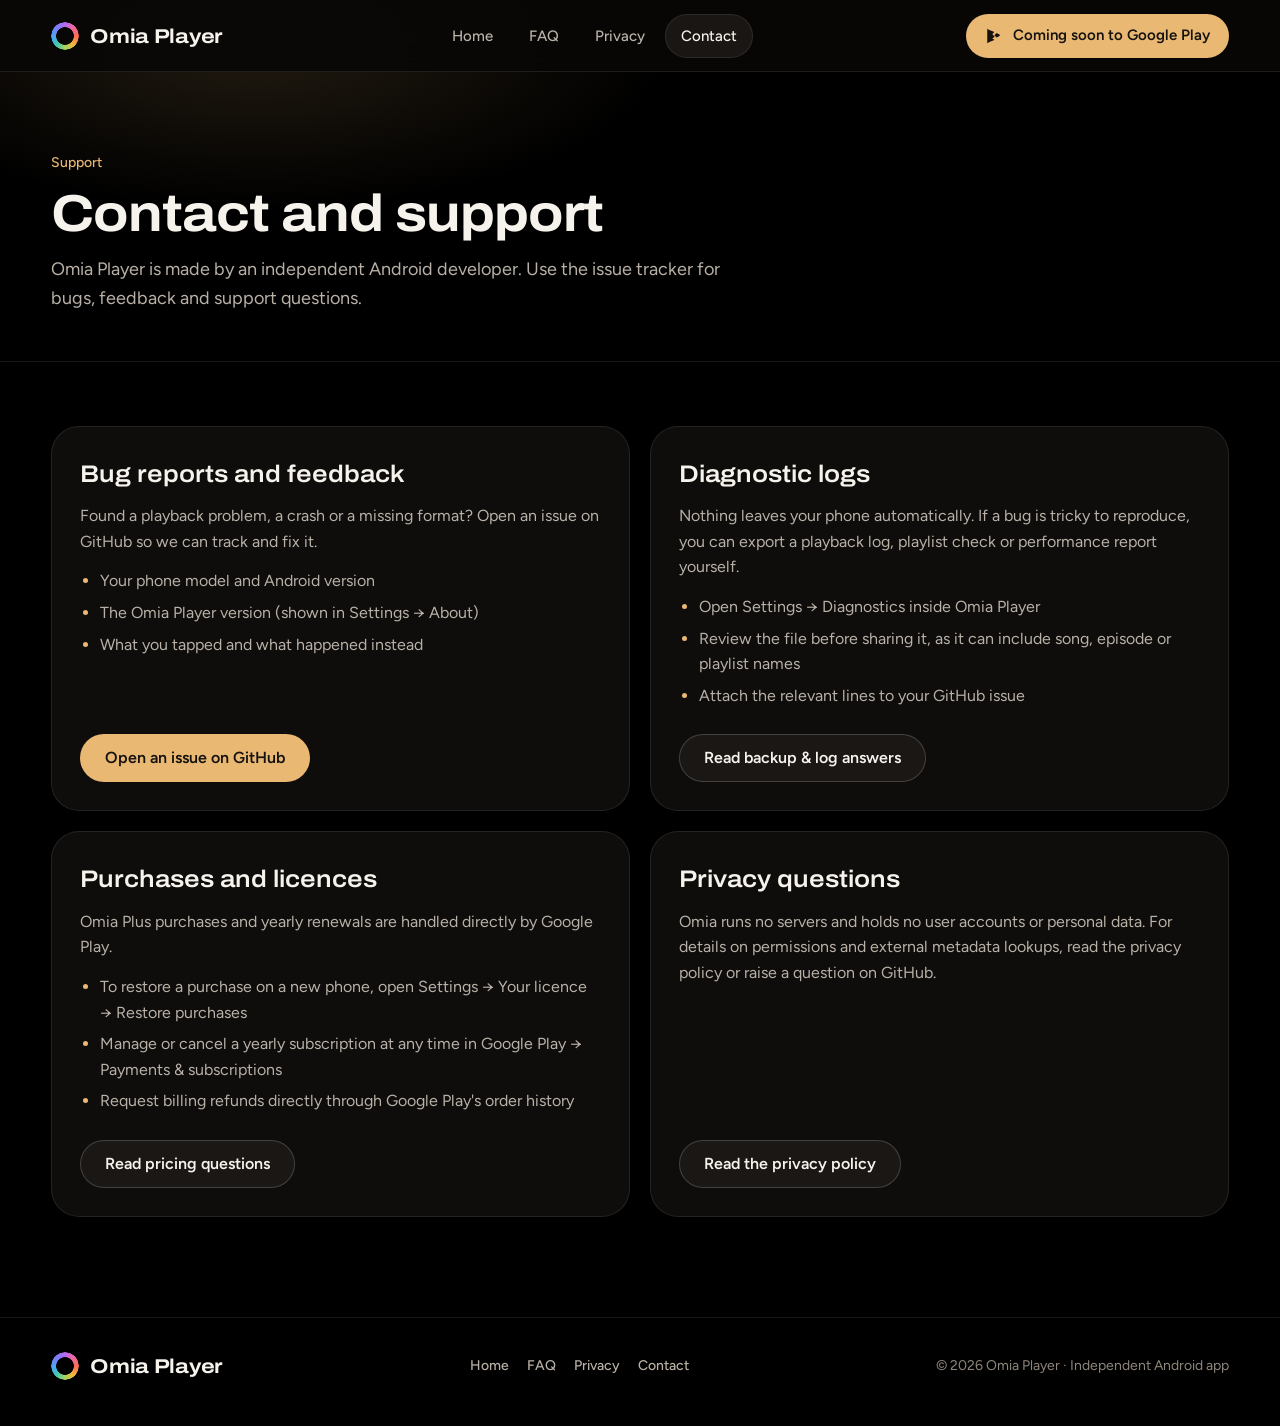
<file: contact.html>
<!doctype html>
<html lang="en-GB">
<head>
  <meta charset="utf-8">
  <meta name="viewport" content="width=device-width, initial-scale=1, viewport-fit=cover">
  <title>Contact and support · Omia Player</title>
  <meta name="description" content="Get support for Omia Player on Android: report a bug, share a diagnostic log, restore an Omia Plus purchase or ask a privacy question.">
  <meta name="theme-color" content="#000000">
  <meta property="og:type" content="website">
  <meta property="og:title" content="Contact and support · Omia Player">
  <meta property="og:description" content="Bug reports, purchase restoration and support links for Omia Player on Android.">
  <meta property="og:image" content="https://adam93sadler-ux.github.io/omia/assets/og-share.jpg">
  <meta name="twitter:card" content="summary_large_image">
  <link rel="icon" type="image/svg+xml" href="assets/omia-mark.svg">
  <link rel="preconnect" href="https://fonts.googleapis.com">
  <link rel="preconnect" href="https://fonts.gstatic.com" crossorigin>
  <link rel="stylesheet" href="https://fonts.googleapis.com/css2?family=Archivo:wdth,wght@100..125,500..700&family=Figtree:wght@400;500;600;700&display=swap">
  <link rel="stylesheet" href="style.css">
</head>
<body>
  <a class="skip-link" href="#top">Skip to content</a>

  <header class="site-header">
    <div class="wrap">
      <a class="brand" href="./">
        <span class="brand-ring" aria-hidden="true"></span>
        <span>Omia Player</span>
      </a>
      <nav class="site-nav" aria-label="Primary">
        <a href="./">Home</a>
        <a href="faq.html">FAQ</a>
        <a href="privacy.html">Privacy</a>
        <a href="contact.html" aria-current="page">Contact</a>
      </nav>
      <div class="header-actions">
        <!-- Coming soon: when the Play listing is live, turn each data-play-soon span back into a link to the listing -->
        <span class="btn btn--primary btn--sm btn--soon" data-play-soon aria-disabled="true">
          <svg class="play-icon" viewBox="0 0 24 24" fill="currentColor" aria-hidden="true"><path d="M3.6 2.3c-.4.4-.6 1-.6 1.8v15.8c0 .8.2 1.4.6 1.8l.1.1 8.9-8.9v-.2L3.7 2.2l-.1.1zm11.9 11.8-3-3v-.2l3-3 .1.1 3.5 2c1 .6 1 1.5 0 2.1l-3.5 2-.1 0zm-3 3.1-3-3-5.9 5.9c.5.5 1.3.5 2.3 0l6.6-2.9zm0-10.4L5.9 3.9c-1-.5-1.8-.5-2.3 0l5.9 5.9 3-3z"/></svg>
          Coming soon to Google Play
        </span>
        <button class="nav-toggle" type="button" data-nav-toggle aria-expanded="false" aria-controls="mobile-menu" aria-label="Open menu">
          <svg width="20" height="20" viewBox="0 0 24 24" fill="none" stroke="currentColor" stroke-width="2" stroke-linecap="round" aria-hidden="true">
            <line x1="4" y1="7" x2="20" y2="7"/>
            <line x1="4" y1="12" x2="20" y2="12"/>
            <line x1="4" y1="17" x2="20" y2="17"/>
          </svg>
        </button>
      </div>
    </div>
  </header>

  <div class="mobile-menu" id="mobile-menu" role="dialog" aria-label="Site navigation">
    <a class="mobile-link" href="./">Home</a>
    <a class="mobile-link" href="faq.html">FAQ</a>
    <a class="mobile-link" href="privacy.html">Privacy</a>
    <a class="mobile-link" href="contact.html" aria-current="page">Contact</a>
    <!-- Coming soon: when the Play listing is live, turn each data-play-soon span back into a link to the listing -->
    <span class="btn btn--primary mobile-cta btn--soon" data-play-soon aria-disabled="true">
      <svg class="play-icon" viewBox="0 0 24 24" fill="currentColor" aria-hidden="true"><path d="M3.6 2.3c-.4.4-.6 1-.6 1.8v15.8c0 .8.2 1.4.6 1.8l.1.1 8.9-8.9v-.2L3.7 2.2l-.1.1zm11.9 11.8-3-3v-.2l3-3 .1.1 3.5 2c1 .6 1 1.5 0 2.1l-3.5 2-.1 0zm-3 3.1-3-3-5.9 5.9c.5.5 1.3.5 2.3 0l6.6-2.9zm0-10.4L5.9 3.9c-1-.5-1.8-.5-2.3 0l5.9 5.9 3-3z"/></svg>
      Coming soon to Google Play
    </span>
  </div>

  <main id="top">
    <section class="page-hero">
      <div class="wrap">
        <span class="section-label">Support</span>
        <h1>Contact and support</h1>
        <p>Omia Player is made by an independent Android developer. Use the issue tracker for bugs, feedback and support questions.</p>
      </div>
    </section>

    <section class="wrap contact-grid">
      <article class="contact-card">
        <div>
          <h2>Bug reports and feedback</h2>
          <p>Found a playback problem, a crash or a missing format? Open an issue on GitHub so we can track and fix it.</p>
          <ul>
            <li>Your phone model and Android version</li>
            <li>The Omia Player version (shown in Settings → About)</li>
            <li>What you tapped and what happened instead</li>
          </ul>
        </div>
        <div class="btn-row">
          <a class="btn btn--primary" href="https://github.com/adam93sadler-ux/omia/issues" target="_blank" rel="noopener">Open an issue on GitHub</a>
        </div>
      </article>

      <article class="contact-card">
        <div>
          <h2>Diagnostic logs</h2>
          <p>Nothing leaves your phone automatically. If a bug is tricky to reproduce, you can export a playback log, playlist check or performance report yourself.</p>
          <ul>
            <li>Open Settings → Diagnostics inside Omia Player</li>
            <li>Review the file before sharing it, as it can include song, episode or playlist names</li>
            <li>Attach the relevant lines to your GitHub issue</li>
          </ul>
        </div>
        <div class="btn-row">
          <a class="btn btn--secondary" href="faq.html#privacy">Read backup &amp; log answers</a>
        </div>
      </article>

      <article class="contact-card">
        <div>
          <h2>Purchases and licences</h2>
          <p>Omia Plus purchases and yearly renewals are handled directly by Google Play.</p>
          <ul>
            <li>To restore a purchase on a new phone, open Settings → Your licence → Restore purchases</li>
            <li>Manage or cancel a yearly subscription at any time in Google Play → Payments &amp; subscriptions</li>
            <li>Request billing refunds directly through Google Play's order history</li>
          </ul>
        </div>
        <div class="btn-row">
          <a class="btn btn--secondary" href="faq.html#pricing">Read pricing questions</a>
        </div>
      </article>

      <article class="contact-card">
        <div>
          <h2>Privacy questions</h2>
          <p>Omia runs no servers and holds no user accounts or personal data. For details on permissions and external metadata lookups, read the privacy policy or raise a question on GitHub.</p>
        </div>
        <div class="btn-row">
          <a class="btn btn--secondary" href="privacy.html">Read the privacy policy</a>
        </div>
      </article>
    </section>
  </main>

  <footer class="site-footer">
    <div class="wrap">
      <div class="footer-bottom">
        <a class="brand" href="./">
          <span class="brand-ring" aria-hidden="true"></span>
          <span>Omia Player</span>
        </a>
        <div class="footer-links">
          <a href="./">Home</a>
          <a href="faq.html">FAQ</a>
          <a href="privacy.html">Privacy</a>
          <a href="contact.html">Contact</a>
        </div>
        <span>© 2026 Omia Player · Independent Android app</span>
      </div>
    </div>
  </footer>

  <script src="site.js" defer></script>
</body>
</html>
</file>
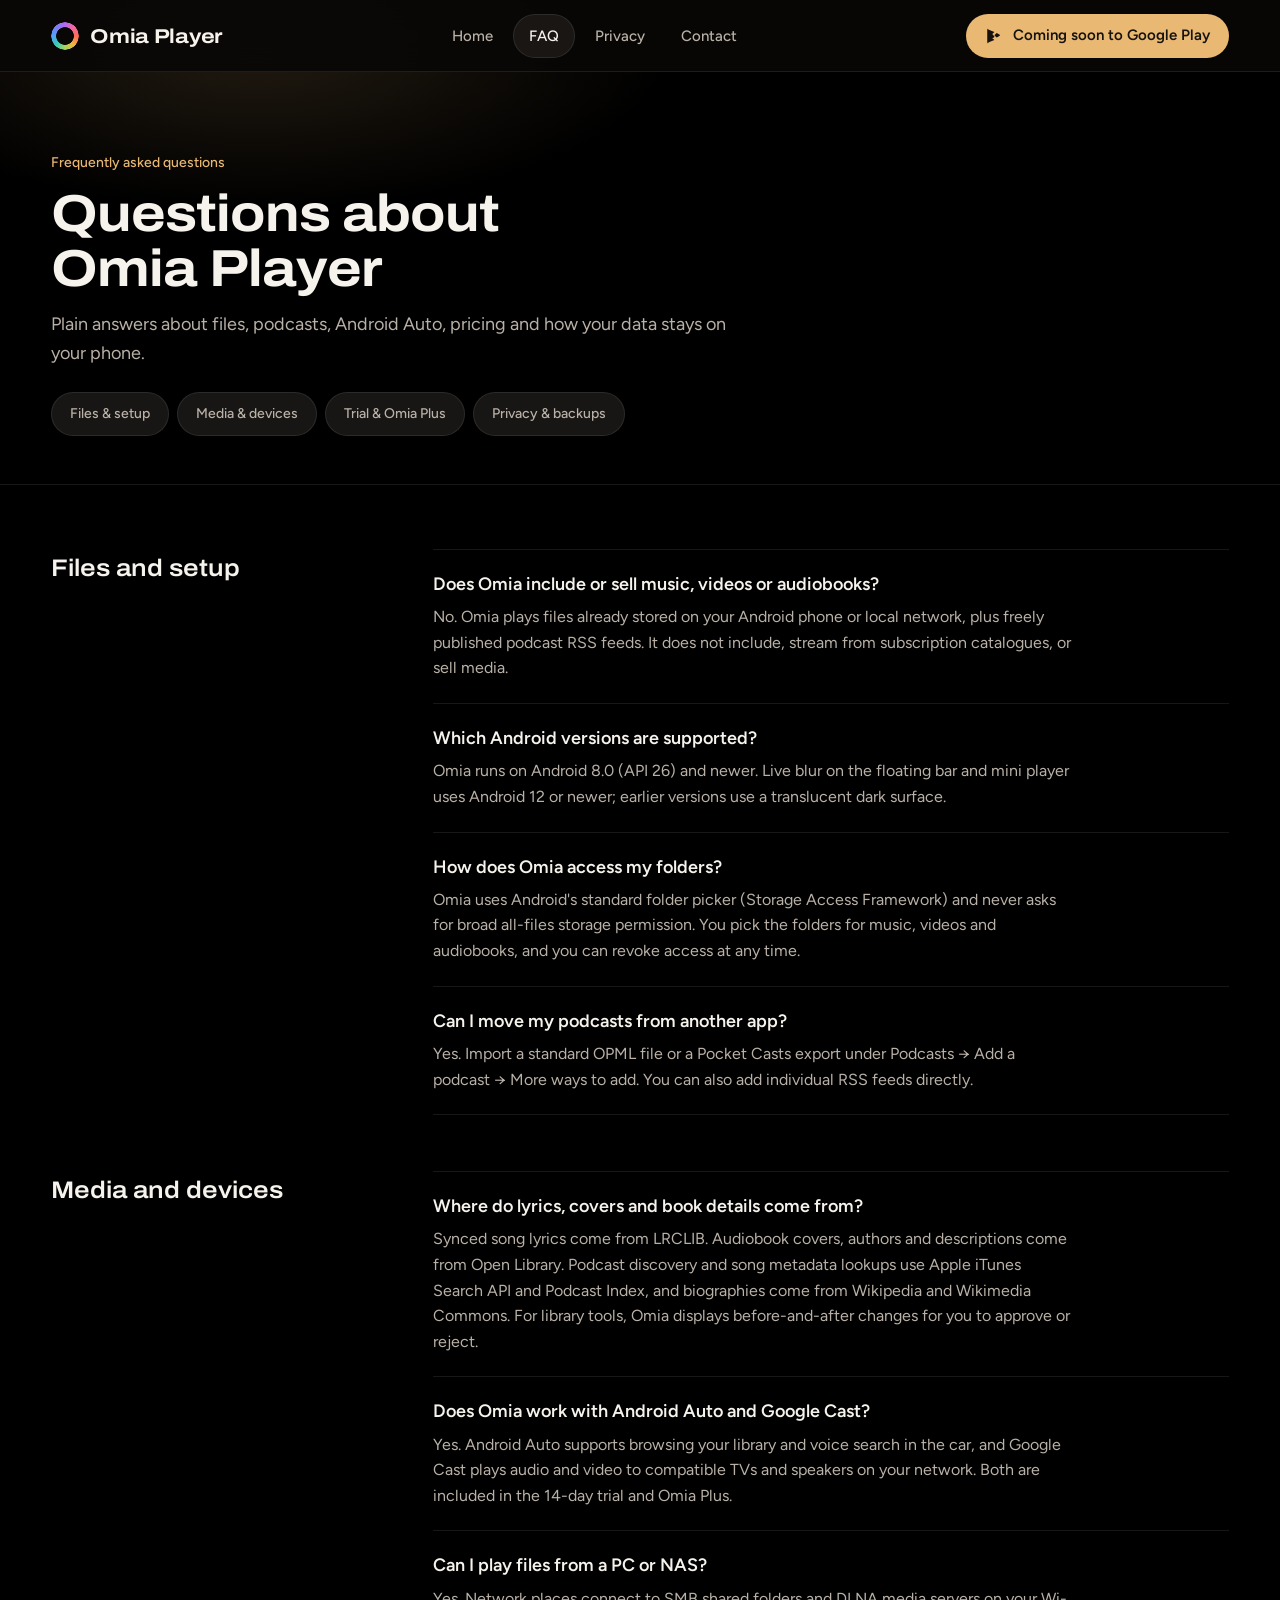
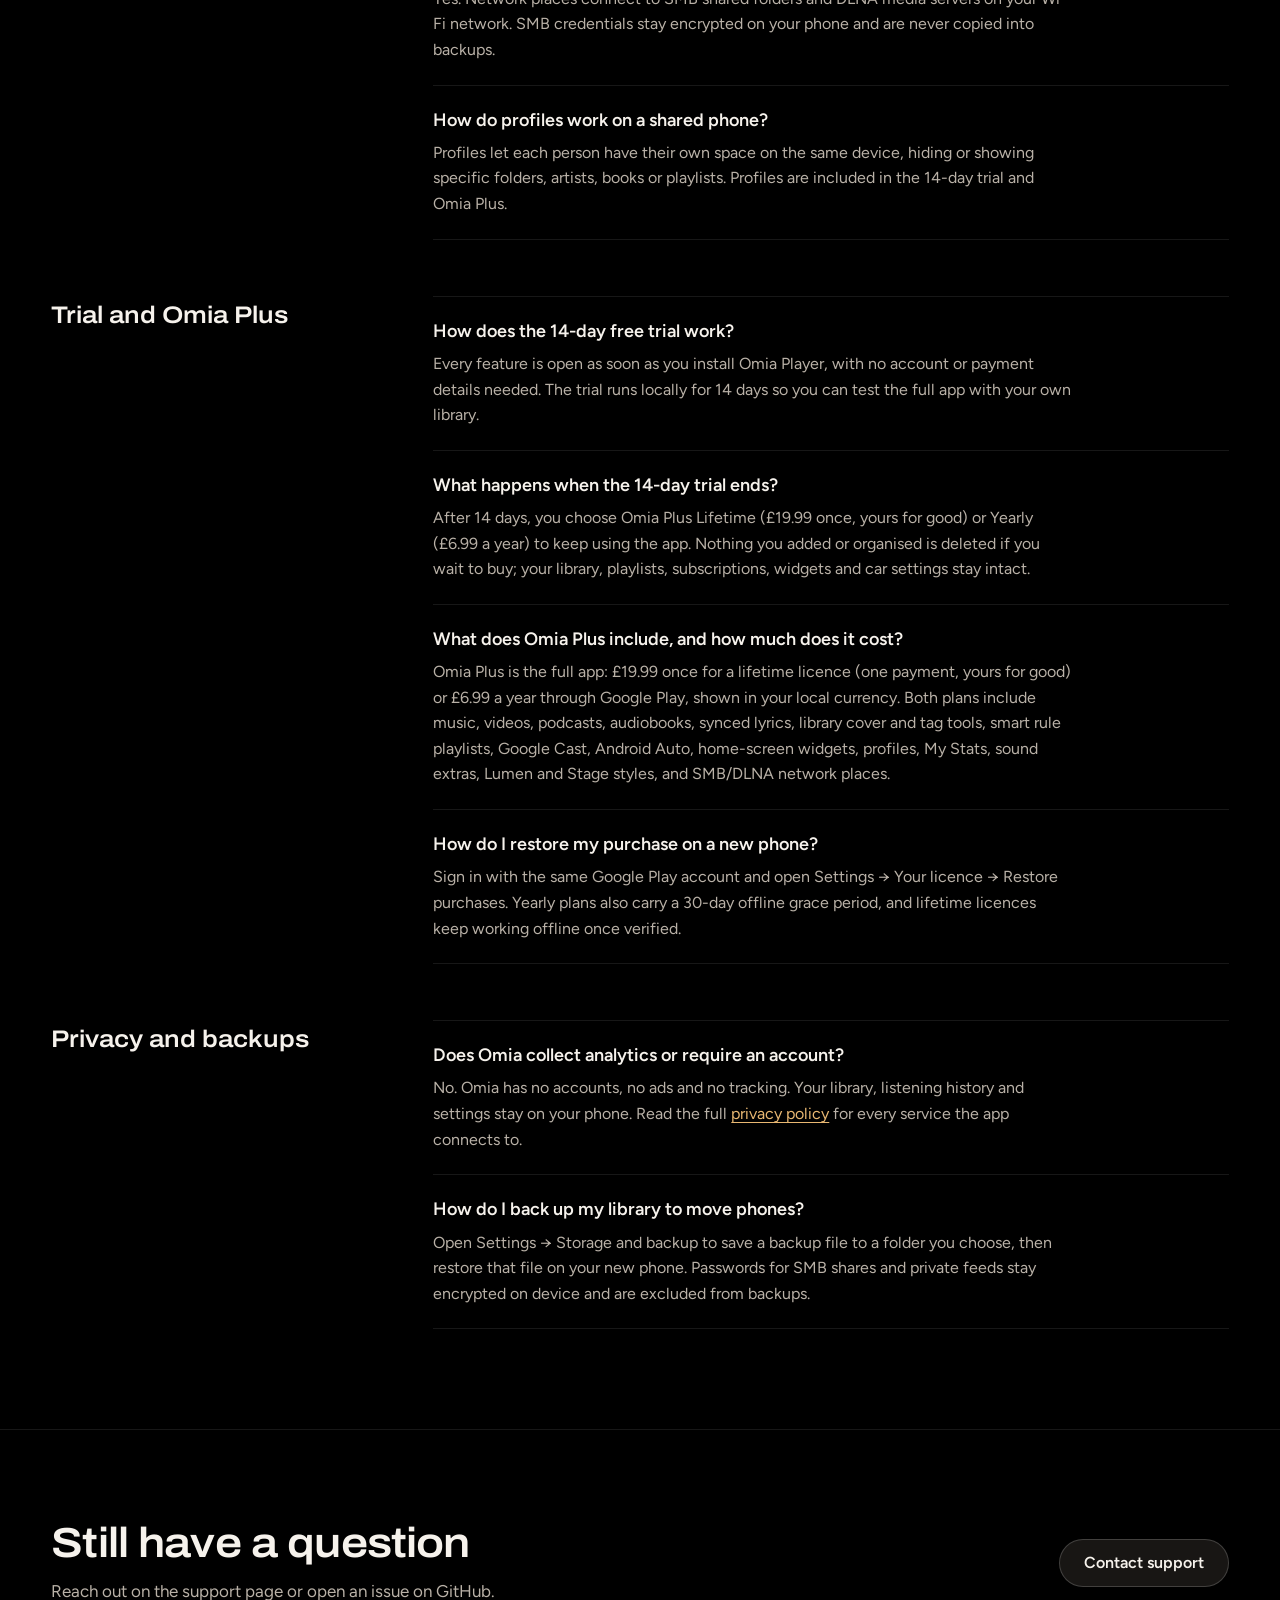
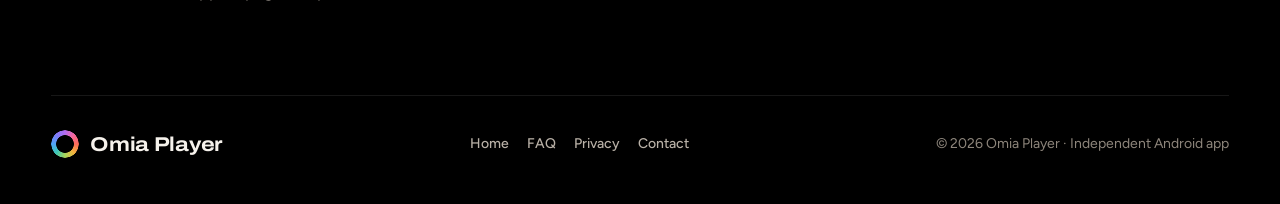
<file: faq.html>
<!doctype html>
<html lang="en-GB">
<head>
  <meta charset="utf-8">
  <meta name="viewport" content="width=device-width, initial-scale=1, viewport-fit=cover">
  <title>FAQ · Omia Player</title>
  <meta name="description" content="Common questions about Omia Player for Android: local files, podcasts, Android Auto, pricing, Omia Plus, backups and privacy.">
  <meta name="theme-color" content="#000000">
  <meta property="og:type" content="website">
  <meta property="og:title" content="FAQ · Omia Player">
  <meta property="og:description" content="Answers about files, podcasts, pricing, backups and privacy in Omia Player for Android.">
  <meta property="og:image" content="https://adam93sadler-ux.github.io/omia/assets/og-share.jpg">
  <meta name="twitter:card" content="summary_large_image">
  <link rel="icon" type="image/svg+xml" href="assets/omia-mark.svg">
  <link rel="preconnect" href="https://fonts.googleapis.com">
  <link rel="preconnect" href="https://fonts.gstatic.com" crossorigin>
  <link rel="stylesheet" href="https://fonts.googleapis.com/css2?family=Archivo:wdth,wght@100..125,500..700&family=Figtree:wght@400;500;600;700&display=swap">
  <link rel="stylesheet" href="style.css">
</head>
<body>
  <a class="skip-link" href="#top">Skip to content</a>

  <header class="site-header">
    <div class="wrap">
      <a class="brand" href="./">
        <span class="brand-ring" aria-hidden="true"></span>
        <span>Omia Player</span>
      </a>
      <nav class="site-nav" aria-label="Primary">
        <a href="./">Home</a>
        <a href="faq.html" aria-current="page">FAQ</a>
        <a href="privacy.html">Privacy</a>
        <a href="contact.html">Contact</a>
      </nav>
      <div class="header-actions">
        <!-- Coming soon: when the Play listing is live, turn each data-play-soon span back into a link to the listing -->
        <span class="btn btn--primary btn--sm btn--soon" data-play-soon aria-disabled="true">
          <svg class="play-icon" viewBox="0 0 24 24" fill="currentColor" aria-hidden="true"><path d="M3.6 2.3c-.4.4-.6 1-.6 1.8v15.8c0 .8.2 1.4.6 1.8l.1.1 8.9-8.9v-.2L3.7 2.2l-.1.1zm11.9 11.8-3-3v-.2l3-3 .1.1 3.5 2c1 .6 1 1.5 0 2.1l-3.5 2-.1 0zm-3 3.1-3-3-5.9 5.9c.5.5 1.3.5 2.3 0l6.6-2.9zm0-10.4L5.9 3.9c-1-.5-1.8-.5-2.3 0l5.9 5.9 3-3z"/></svg>
          Coming soon to Google Play
        </span>
        <button class="nav-toggle" type="button" data-nav-toggle aria-expanded="false" aria-controls="mobile-menu" aria-label="Open menu">
          <svg width="20" height="20" viewBox="0 0 24 24" fill="none" stroke="currentColor" stroke-width="2" stroke-linecap="round" aria-hidden="true">
            <line x1="4" y1="7" x2="20" y2="7"/>
            <line x1="4" y1="12" x2="20" y2="12"/>
            <line x1="4" y1="17" x2="20" y2="17"/>
          </svg>
        </button>
      </div>
    </div>
  </header>

  <div class="mobile-menu" id="mobile-menu" role="dialog" aria-label="Site navigation">
    <a class="mobile-link" href="./">Home</a>
    <a class="mobile-link" href="faq.html" aria-current="page">FAQ</a>
    <a class="mobile-link" href="privacy.html">Privacy</a>
    <a class="mobile-link" href="contact.html">Contact</a>
    <!-- Coming soon: when the Play listing is live, turn each data-play-soon span back into a link to the listing -->
    <span class="btn btn--primary mobile-cta btn--soon" data-play-soon aria-disabled="true">
      <svg class="play-icon" viewBox="0 0 24 24" fill="currentColor" aria-hidden="true"><path d="M3.6 2.3c-.4.4-.6 1-.6 1.8v15.8c0 .8.2 1.4.6 1.8l.1.1 8.9-8.9v-.2L3.7 2.2l-.1.1zm11.9 11.8-3-3v-.2l3-3 .1.1 3.5 2c1 .6 1 1.5 0 2.1l-3.5 2-.1 0zm-3 3.1-3-3-5.9 5.9c.5.5 1.3.5 2.3 0l6.6-2.9zm0-10.4L5.9 3.9c-1-.5-1.8-.5-2.3 0l5.9 5.9 3-3z"/></svg>
      Coming soon to Google Play
    </span>
  </div>

  <main id="top">
    <section class="page-hero">
      <div class="wrap">
        <span class="section-label">Frequently asked questions</span>
        <h1>Questions about Omia Player</h1>
        <p>Plain answers about files, podcasts, Android Auto, pricing and how your data stays on your phone.</p>
        <div class="jump-pills">
          <a href="#files">Files &amp; setup</a>
          <a href="#media">Media &amp; devices</a>
          <a href="#pricing">Trial &amp; Omia Plus</a>
          <a href="#privacy">Privacy &amp; backups</a>
        </div>
      </div>
    </section>

    <section class="wrap faq-layout">
      <div class="faq-group" id="files">
        <h2>Files and setup</h2>
        <div class="faq-list">
          <div class="faq-item">
            <h3>Does Omia include or sell music, videos or audiobooks?</h3>
            <p>No. Omia plays files already stored on your Android phone or local network, plus freely published podcast RSS feeds. It does not include, stream from subscription catalogues, or sell media.</p>
          </div>
          <div class="faq-item">
            <h3>Which Android versions are supported?</h3>
            <p>Omia runs on Android 8.0 (API 26) and newer. Live blur on the floating bar and mini player uses Android 12 or newer; earlier versions use a translucent dark surface.</p>
          </div>
          <div class="faq-item">
            <h3>How does Omia access my folders?</h3>
            <p>Omia uses Android's standard folder picker (Storage Access Framework) and never asks for broad all-files storage permission. You pick the folders for music, videos and audiobooks, and you can revoke access at any time.</p>
          </div>
          <div class="faq-item">
            <h3>Can I move my podcasts from another app?</h3>
            <p>Yes. Import a standard OPML file or a Pocket Casts export under Podcasts → Add a podcast → More ways to add. You can also add individual RSS feeds directly.</p>
          </div>
        </div>
      </div>

      <div class="faq-group" id="media">
        <h2>Media and devices</h2>
        <div class="faq-list">
          <div class="faq-item">
            <h3>Where do lyrics, covers and book details come from?</h3>
            <p>Synced song lyrics come from LRCLIB. Audiobook covers, authors and descriptions come from Open Library. Podcast discovery and song metadata lookups use Apple iTunes Search API and Podcast Index, and biographies come from Wikipedia and Wikimedia Commons. For library tools, Omia displays before-and-after changes for you to approve or reject.</p>
          </div>
          <div class="faq-item">
            <h3>Does Omia work with Android Auto and Google Cast?</h3>
            <p>Yes. Android Auto supports browsing your library and voice search in the car, and Google Cast plays audio and video to compatible TVs and speakers on your network. Both are included in the 14-day trial and Omia Plus.</p>
          </div>
          <div class="faq-item">
            <h3>Can I play files from a PC or NAS?</h3>
            <p>Yes. Network places connect to SMB shared folders and DLNA media servers on your Wi-Fi network. SMB credentials stay encrypted on your phone and are never copied into backups.</p>
          </div>
          <div class="faq-item">
            <h3>How do profiles work on a shared phone?</h3>
            <p>Profiles let each person have their own space on the same device, hiding or showing specific folders, artists, books or playlists. Profiles are included in the 14-day trial and Omia Plus.</p>
          </div>
        </div>
      </div>

      <div class="faq-group" id="pricing">
        <h2>Trial and Omia Plus</h2>
        <div class="faq-list">
          <div class="faq-item">
            <h3>How does the 14-day free trial work?</h3>
            <p>Every feature is open as soon as you install Omia Player, with no account or payment details needed. The trial runs locally for 14 days so you can test the full app with your own library.</p>
          </div>
          <div class="faq-item">
            <h3>What happens when the 14-day trial ends?</h3>
            <p>After 14 days, you choose Omia Plus Lifetime (£19.99 once, yours for good) or Yearly (£6.99 a year) to keep using the app. Nothing you added or organised is deleted if you wait to buy; your library, playlists, subscriptions, widgets and car settings stay intact.</p>
          </div>
          <div class="faq-item">
            <h3>What does Omia Plus include, and how much does it cost?</h3>
            <p>Omia Plus is the full app: £19.99 once for a lifetime licence (one payment, yours for good) or £6.99 a year through Google Play, shown in your local currency. Both plans include music, videos, podcasts, audiobooks, synced lyrics, library cover and tag tools, smart rule playlists, Google Cast, Android Auto, home-screen widgets, profiles, My Stats, sound extras, Lumen and Stage styles, and SMB/DLNA network places.</p>
          </div>
          <div class="faq-item">
            <h3>How do I restore my purchase on a new phone?</h3>
            <p>Sign in with the same Google Play account and open Settings → Your licence → Restore purchases. Yearly plans also carry a 30-day offline grace period, and lifetime licences keep working offline once verified.</p>
          </div>
        </div>
      </div>

      <div class="faq-group" id="privacy">
        <h2>Privacy and backups</h2>
        <div class="faq-list">
          <div class="faq-item">
            <h3>Does Omia collect analytics or require an account?</h3>
            <p>No. Omia has no accounts, no ads and no tracking. Your library, listening history and settings stay on your phone. Read the full <a href="privacy.html">privacy policy</a> for every service the app connects to.</p>
          </div>
          <div class="faq-item">
            <h3>How do I back up my library to move phones?</h3>
            <p>Open Settings → Storage and backup to save a backup file to a folder you choose, then restore that file on your new phone. Passwords for SMB shares and private feeds stay encrypted on device and are excluded from backups.</p>
          </div>
        </div>
      </div>
    </section>
  </main>

  <footer class="site-footer">
    <div class="wrap">
      <div class="footer-close">
        <div class="footer-close-copy">
          <h2>Still have a question</h2>
          <p>Reach out on the support page or open an issue on GitHub.</p>
        </div>
        <a class="btn btn--secondary" href="contact.html">Contact support</a>
      </div>

      <div class="footer-bottom">
        <a class="brand" href="./">
          <span class="brand-ring" aria-hidden="true"></span>
          <span>Omia Player</span>
        </a>
        <div class="footer-links">
          <a href="./">Home</a>
          <a href="faq.html">FAQ</a>
          <a href="privacy.html">Privacy</a>
          <a href="contact.html">Contact</a>
        </div>
        <span>© 2026 Omia Player · Independent Android app</span>
      </div>
    </div>
  </footer>

  <script src="site.js" defer></script>
</body>
</html>
</file>
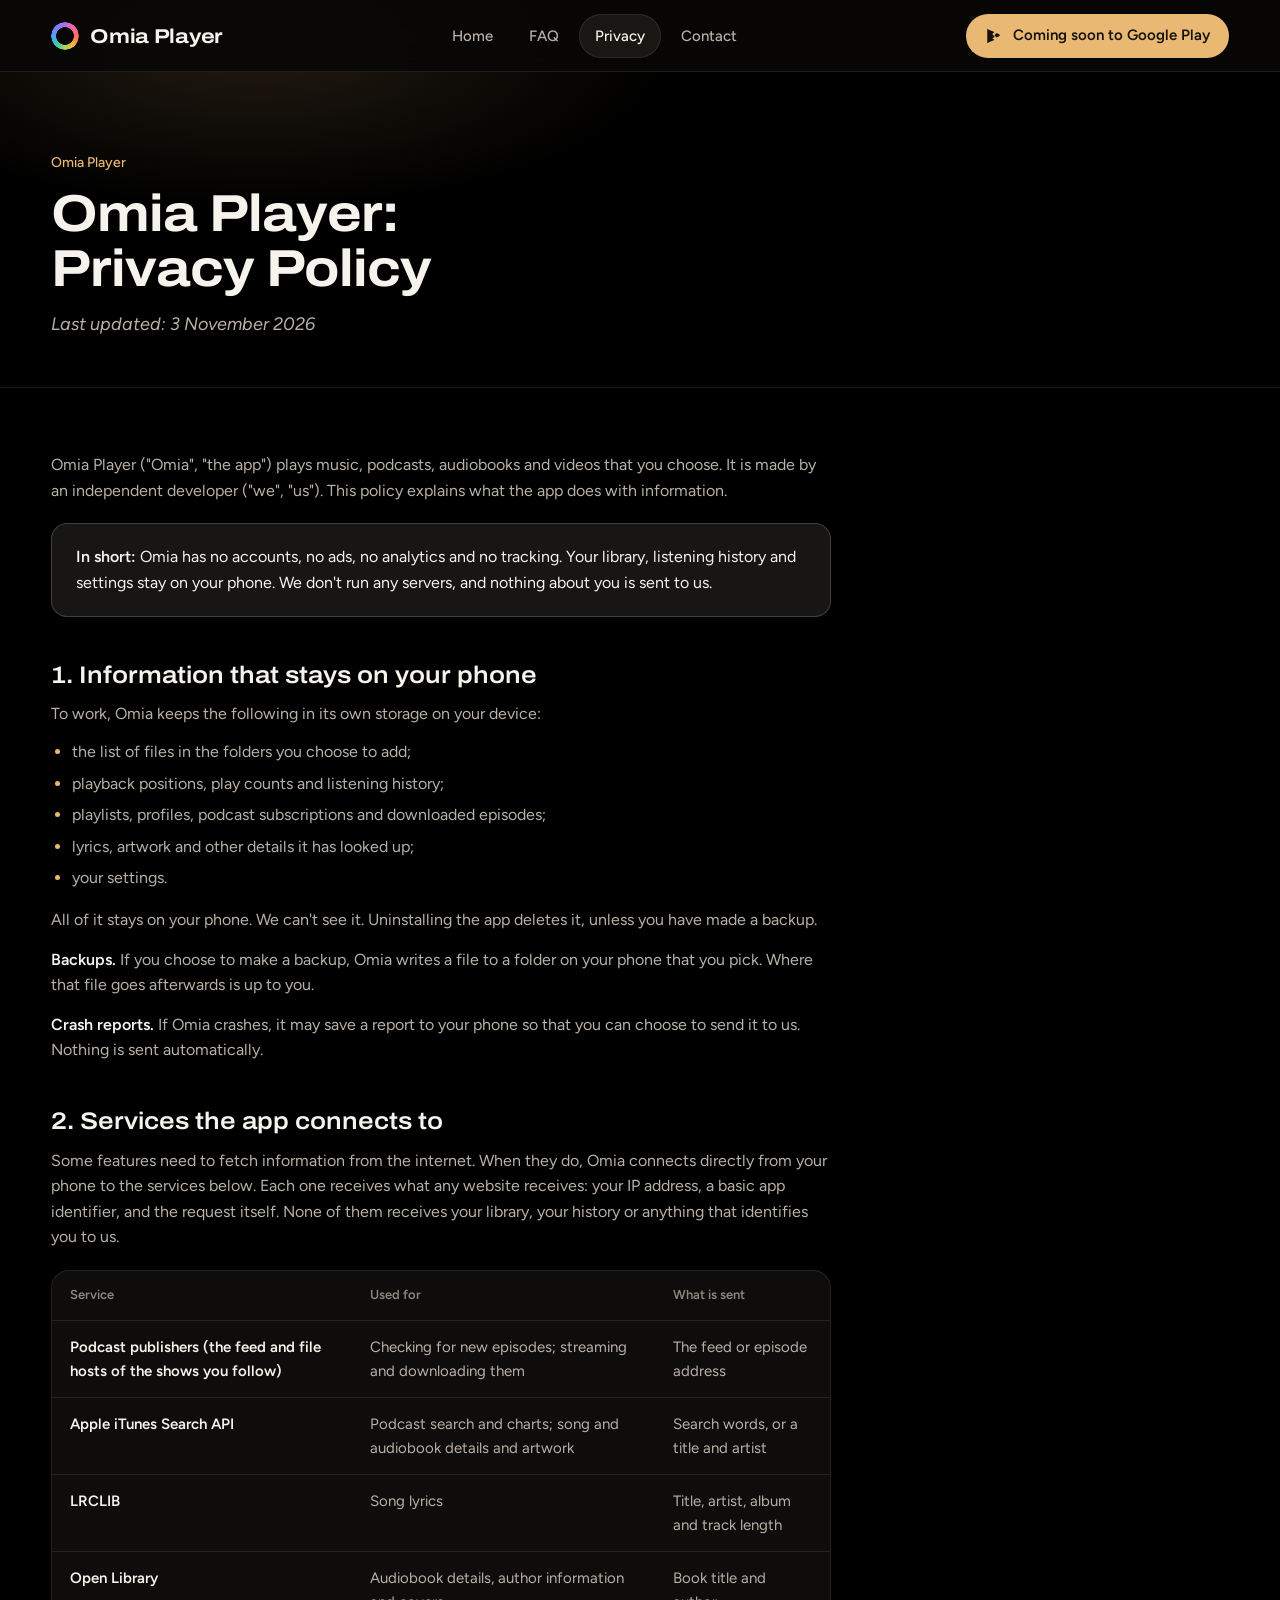
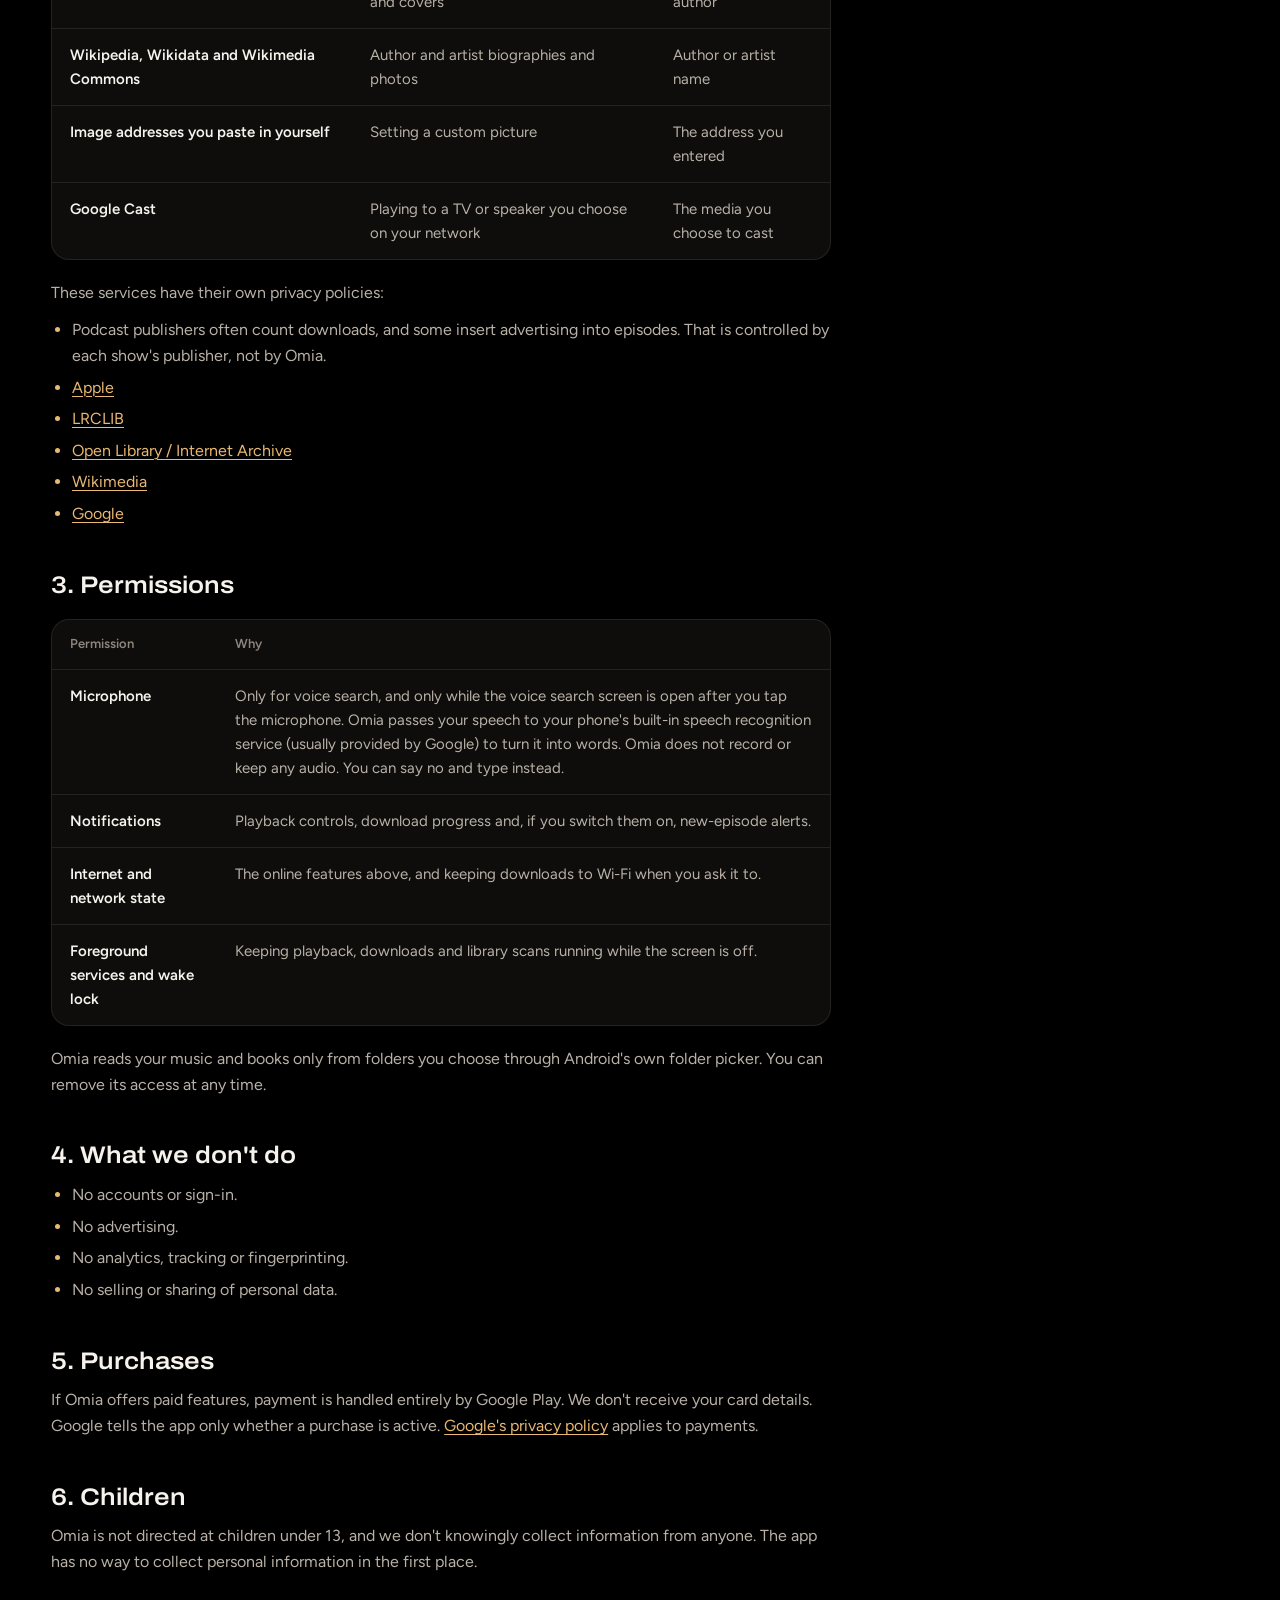
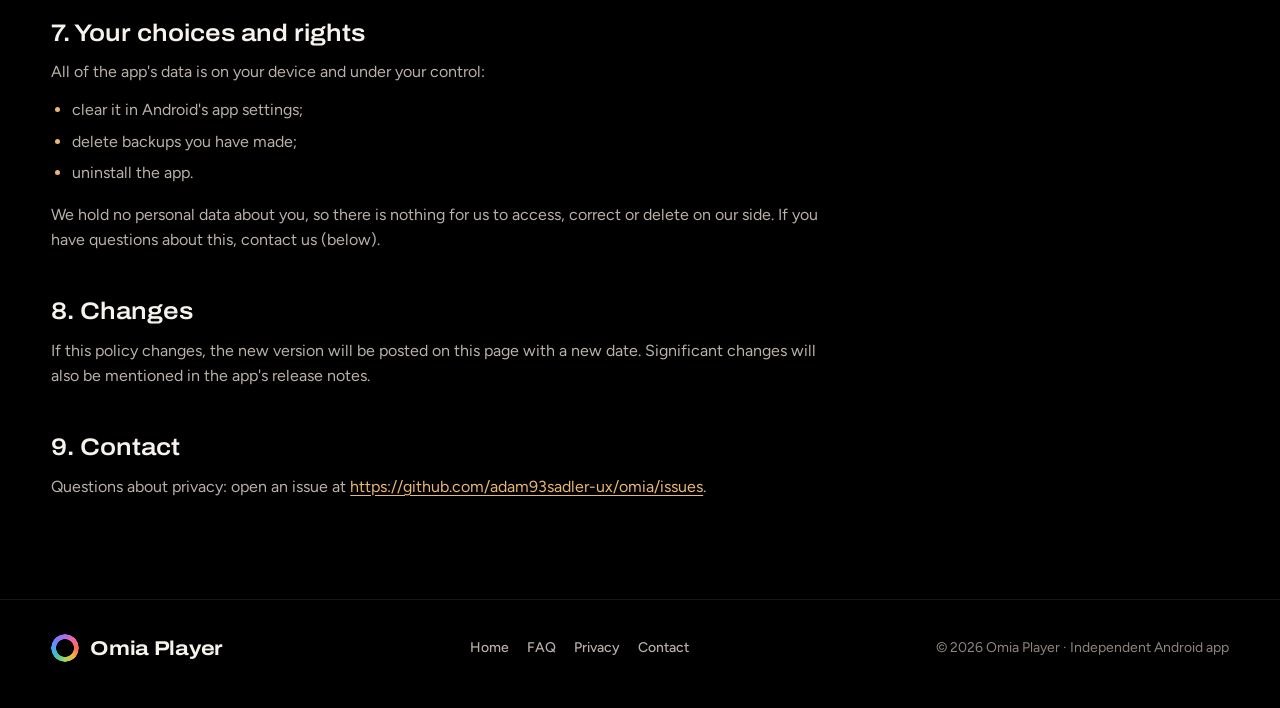
<file: privacy.html>
<!doctype html>
<html lang="en-GB">
<head>
  <meta charset="utf-8">
  <meta name="viewport" content="width=device-width, initial-scale=1, viewport-fit=cover">
  <title>Privacy Policy · Omia Player</title>
  <meta name="description" content="Omia Player has no accounts, no ads and no tracking. Your library stays on your phone.">
  <meta name="theme-color" content="#000000">
  <meta property="og:type" content="website">
  <meta property="og:title" content="Privacy Policy · Omia Player">
  <meta property="og:description" content="Omia Player has no accounts, no ads and no tracking. Your library stays on your phone.">
  <meta property="og:image" content="https://adam93sadler-ux.github.io/omia/assets/og-share.jpg">
  <meta name="twitter:card" content="summary_large_image">
  <link rel="icon" type="image/svg+xml" href="assets/omia-mark.svg">
  <link rel="preconnect" href="https://fonts.googleapis.com">
  <link rel="preconnect" href="https://fonts.gstatic.com" crossorigin>
  <link rel="stylesheet" href="https://fonts.googleapis.com/css2?family=Archivo:wdth,wght@100..125,500..700&family=Figtree:wght@400;500;600;700&display=swap">
  <link rel="stylesheet" href="style.css">
</head>
<body>
  <a class="skip-link" href="#top">Skip to content</a>

  <header class="site-header">
    <div class="wrap">
      <a class="brand" href="./">
        <span class="brand-ring" aria-hidden="true"></span>
        <span>Omia Player</span>
      </a>
      <nav class="site-nav" aria-label="Primary">
        <a href="./">Home</a>
        <a href="faq.html">FAQ</a>
        <a href="privacy.html" aria-current="page">Privacy</a>
        <a href="contact.html">Contact</a>
      </nav>
      <div class="header-actions">
        <!-- Coming soon: when the Play listing is live, turn each data-play-soon span back into a link to the listing -->
        <span class="btn btn--primary btn--sm btn--soon" data-play-soon aria-disabled="true">
          <svg class="play-icon" viewBox="0 0 24 24" fill="currentColor" aria-hidden="true"><path d="M3.6 2.3c-.4.4-.6 1-.6 1.8v15.8c0 .8.2 1.4.6 1.8l.1.1 8.9-8.9v-.2L3.7 2.2l-.1.1zm11.9 11.8-3-3v-.2l3-3 .1.1 3.5 2c1 .6 1 1.5 0 2.1l-3.5 2-.1 0zm-3 3.1-3-3-5.9 5.9c.5.5 1.3.5 2.3 0l6.6-2.9zm0-10.4L5.9 3.9c-1-.5-1.8-.5-2.3 0l5.9 5.9 3-3z"/></svg>
          Coming soon to Google Play
        </span>
        <button class="nav-toggle" type="button" data-nav-toggle aria-expanded="false" aria-controls="mobile-menu" aria-label="Open menu">
          <svg width="20" height="20" viewBox="0 0 24 24" fill="none" stroke="currentColor" stroke-width="2" stroke-linecap="round" aria-hidden="true">
            <line x1="4" y1="7" x2="20" y2="7"/>
            <line x1="4" y1="12" x2="20" y2="12"/>
            <line x1="4" y1="17" x2="20" y2="17"/>
          </svg>
        </button>
      </div>
    </div>
  </header>

  <div class="mobile-menu" id="mobile-menu" role="dialog" aria-label="Site navigation">
    <a class="mobile-link" href="./">Home</a>
    <a class="mobile-link" href="faq.html">FAQ</a>
    <a class="mobile-link" href="privacy.html" aria-current="page">Privacy</a>
    <a class="mobile-link" href="contact.html">Contact</a>
    <!-- Coming soon: when the Play listing is live, turn each data-play-soon span back into a link to the listing -->
    <span class="btn btn--primary mobile-cta btn--soon" data-play-soon aria-disabled="true">
      <svg class="play-icon" viewBox="0 0 24 24" fill="currentColor" aria-hidden="true"><path d="M3.6 2.3c-.4.4-.6 1-.6 1.8v15.8c0 .8.2 1.4.6 1.8l.1.1 8.9-8.9v-.2L3.7 2.2l-.1.1zm11.9 11.8-3-3v-.2l3-3 .1.1 3.5 2c1 .6 1 1.5 0 2.1l-3.5 2-.1 0zm-3 3.1-3-3-5.9 5.9c.5.5 1.3.5 2.3 0l6.6-2.9zm0-10.4L5.9 3.9c-1-.5-1.8-.5-2.3 0l5.9 5.9 3-3z"/></svg>
      Coming soon to Google Play
    </span>
  </div>

  <main id="top">
    <section class="page-hero">
      <div class="wrap">
        <span class="section-label">Omia Player</span>
        <h1>Omia Player: Privacy Policy</h1>
        <p><em>Last updated: 3 November 2026</em></p>
      </div>
    </section>

    <section class="wrap doc-wrap">
      <div class="doc-body">
        <p>Omia Player ("Omia", "the app") plays music, podcasts, audiobooks and videos that you choose. It is made by an independent developer ("we", "us"). This policy explains what the app does with information.</p>
        <p class="short"><strong>In short:</strong> Omia has no accounts, no ads, no analytics and no tracking. Your library, listening history and settings stay on your phone. We don't run any servers, and nothing about you is sent to us.</p>

        <h2>1. Information that stays on your phone</h2>
        <p>To work, Omia keeps the following in its own storage on your device:</p>
        <ul>
          <li>the list of files in the folders you choose to add;</li>
          <li>playback positions, play counts and listening history;</li>
          <li>playlists, profiles, podcast subscriptions and downloaded episodes;</li>
          <li>lyrics, artwork and other details it has looked up;</li>
          <li>your settings.</li>
        </ul>
        <p>All of it stays on your phone. We can't see it. Uninstalling the app deletes it, unless you have made a backup.</p>
        <p><strong>Backups.</strong> If you choose to make a backup, Omia writes a file to a folder on your phone that you pick. Where that file goes afterwards is up to you.</p>
        <p><strong>Crash reports.</strong> If Omia crashes, it may save a report to your phone so that you can choose to send it to us. Nothing is sent automatically.</p>

        <h2>2. Services the app connects to</h2>
        <p>Some features need to fetch information from the internet. When they do, Omia connects directly from your phone to the services below. Each one receives what any website receives: your IP address, a basic app identifier, and the request itself. None of them receives your library, your history or anything that identifies you to us.</p>
        <div class="table-wrap">
          <table>
            <thead>
              <tr>
                <th>Service</th>
                <th>Used for</th>
                <th>What is sent</th>
              </tr>
            </thead>
            <tbody>
              <tr>
                <td>Podcast publishers (the feed and file hosts of the shows you follow)</td>
                <td>Checking for new episodes; streaming and downloading them</td>
                <td>The feed or episode address</td>
              </tr>
              <tr>
                <td>Apple iTunes Search API</td>
                <td>Podcast search and charts; song and audiobook details and artwork</td>
                <td>Search words, or a title and artist</td>
              </tr>
              <tr>
                <td>LRCLIB</td>
                <td>Song lyrics</td>
                <td>Title, artist, album and track length</td>
              </tr>
              <tr>
                <td>Open Library</td>
                <td>Audiobook details, author information and covers</td>
                <td>Book title and author</td>
              </tr>
              <tr>
                <td>Wikipedia, Wikidata and Wikimedia Commons</td>
                <td>Author and artist biographies and photos</td>
                <td>Author or artist name</td>
              </tr>
              <tr>
                <td>Image addresses you paste in yourself</td>
                <td>Setting a custom picture</td>
                <td>The address you entered</td>
              </tr>
              <tr>
                <td>Google Cast</td>
                <td>Playing to a TV or speaker you choose on your network</td>
                <td>The media you choose to cast</td>
              </tr>
            </tbody>
          </table>
        </div>
        <p>These services have their own privacy policies:</p>
        <ul>
          <li>Podcast publishers often count downloads, and some insert advertising into episodes. That is controlled by each show's publisher, not by Omia.</li>
          <li><a href="https://www.apple.com/legal/privacy/">Apple</a></li>
          <li><a href="https://lrclib.net">LRCLIB</a></li>
          <li><a href="https://archive.org/about/terms.php">Open Library / Internet Archive</a></li>
          <li><a href="https://foundation.wikimedia.org/wiki/Policy:Privacy_policy">Wikimedia</a></li>
          <li><a href="https://policies.google.com/privacy">Google</a></li>
        </ul>

        <h2>3. Permissions</h2>
        <div class="table-wrap">
          <table>
            <thead>
              <tr>
                <th>Permission</th>
                <th>Why</th>
              </tr>
            </thead>
            <tbody>
              <tr>
                <td><strong>Microphone</strong></td>
                <td>Only for voice search, and only while the voice search screen is open after you tap the microphone. Omia passes your speech to your phone's built-in speech recognition service (usually provided by Google) to turn it into words. Omia does not record or keep any audio. You can say no and type instead.</td>
              </tr>
              <tr>
                <td><strong>Notifications</strong></td>
                <td>Playback controls, download progress and, if you switch them on, new-episode alerts.</td>
              </tr>
              <tr>
                <td><strong>Internet and network state</strong></td>
                <td>The online features above, and keeping downloads to Wi-Fi when you ask it to.</td>
              </tr>
              <tr>
                <td><strong>Foreground services and wake lock</strong></td>
                <td>Keeping playback, downloads and library scans running while the screen is off.</td>
              </tr>
            </tbody>
          </table>
        </div>
        <p>Omia reads your music and books only from folders you choose through Android's own folder picker. You can remove its access at any time.</p>

        <h2>4. What we don't do</h2>
        <ul>
          <li>No accounts or sign-in.</li>
          <li>No advertising.</li>
          <li>No analytics, tracking or fingerprinting.</li>
          <li>No selling or sharing of personal data.</li>
        </ul>

        <h2>5. Purchases</h2>
        <p>If Omia offers paid features, payment is handled entirely by Google Play. We don't receive your card details. Google tells the app only whether a purchase is active. <a href="https://policies.google.com/privacy">Google's privacy policy</a> applies to payments.</p>

        <h2>6. Children</h2>
        <p>Omia is not directed at children under 13, and we don't knowingly collect information from anyone. The app has no way to collect personal information in the first place.</p>

        <h2>7. Your choices and rights</h2>
        <p>All of the app's data is on your device and under your control:</p>
        <ul>
          <li>clear it in Android's app settings;</li>
          <li>delete backups you have made;</li>
          <li>uninstall the app.</li>
        </ul>
        <p>We hold no personal data about you, so there is nothing for us to access, correct or delete on our side. If you have questions about this, contact us (below).</p>

        <h2>8. Changes</h2>
        <p>If this policy changes, the new version will be posted on this page with a new date. Significant changes will also be mentioned in the app's release notes.</p>

        <h2>9. Contact</h2>
        <p>Questions about privacy: open an issue at <a href="https://github.com/adam93sadler-ux/omia/issues">https://github.com/adam93sadler-ux/omia/issues</a>.</p>
      </div>
    </section>
  </main>

  <footer class="site-footer">
    <div class="wrap">
      <div class="footer-bottom">
        <a class="brand" href="./">
          <span class="brand-ring" aria-hidden="true"></span>
          <span>Omia Player</span>
        </a>
        <div class="footer-links">
          <a href="./">Home</a>
          <a href="faq.html">FAQ</a>
          <a href="privacy.html">Privacy</a>
          <a href="contact.html">Contact</a>
        </div>
        <span>© 2026 Omia Player · Independent Android app</span>
      </div>
    </div>
  </footer>

  <script src="site.js" defer></script>
</body>
</html>
</file>
<file: style.css>
/* Omia Player — Lumen Web Design System
 * Dark-first OLED stage, translucent warm charcoal surfaces with 1px LumenRim,
 * Archivo (width 112) display headlines + Figtree body, sentence case everywhere.
 */

:root {
  --bg: #000000;
  --bg-alt: #0b0a09;
  --surface: rgba(18, 17, 16, 0.78);
  --surface-high: rgba(28, 26, 24, 0.86);
  --surface-solid: #181614;
  --ink: #f6f2ec;
  --ink-soft: #b9b1a7;
  --ink-faint: #8e867c;
  --line: rgba(255, 255, 255, 0.09);
  --line-strong: rgba(255, 255, 255, 0.18);
  --accent: #e9b872;
  --accent-ink: #15120f;
  --positive: #8bd8a6;
  --glow-rgb: 233, 184, 114;

  --font-display: "Archivo", system-ui, -apple-system, "Segoe UI", sans-serif;
  --font-sans: "Figtree", system-ui, -apple-system, "Segoe UI", Roboto, sans-serif;

  --r-card: 28px;
  --r-art: 18px;
  --r-row: 16px;
  --r-pill: 999px;

  --nav-h: 72px;
  --gut: clamp(20px, 4vw, 64px);
  --wrap: 1180px;

  --ease: cubic-bezier(0.2, 0, 0, 1);
  --t-fast: 140ms;
  --t-med: 240ms;
  --t-glow: 450ms;

  color-scheme: dark;
}

*,
*::before,
*::after {
  box-sizing: border-box;
}

html {
  margin: 0;
  background: var(--bg);
  color: var(--ink);
  -webkit-text-size-adjust: 100%;
  scroll-padding-top: calc(var(--nav-h) + 20px);
}

body {
  margin: 0;
  min-height: 100vh;
  background: var(--bg);
  color: var(--ink);
  font-family: var(--font-sans);
  font-size: 16px;
  line-height: 1.6;
  font-weight: 400;
  -webkit-font-smoothing: antialiased;
  overflow-x: clip;
}

img,
video,
svg {
  display: block;
  max-width: 100%;
}

a {
  color: var(--accent);
  text-underline-offset: 3px;
  text-decoration-thickness: 1px;
  transition: color var(--t-fast) var(--ease), opacity var(--t-fast) var(--ease);
}

a:hover {
  color: var(--ink);
}

:focus-visible {
  outline: 2px solid var(--accent);
  outline-offset: 3px;
}

h1,
h2,
h3,
h4 {
  margin: 0;
  color: var(--ink);
  font-family: var(--font-display);
  font-variation-settings: "wdth" 112;
  font-stretch: 112%;
  text-wrap: balance;
}

p {
  margin: 0;
  color: var(--ink-soft);
}

p strong,
li strong,
td strong {
  color: var(--ink);
  font-weight: 600;
}

/* Skip link */
.skip-link {
  position: fixed;
  top: 12px;
  left: 16px;
  z-index: 100;
  padding: 10px 18px;
  border-radius: var(--r-pill);
  background: var(--accent);
  color: var(--accent-ink);
  font-weight: 600;
  font-size: 15px;
  text-decoration: none;
  transform: translateY(-160%);
  transition: transform var(--t-fast) var(--ease);
}

.skip-link:focus {
  transform: translateY(0);
}

/* Layout container */
.wrap {
  width: min(100% - 2 * var(--gut), var(--wrap));
  margin-inline: auto;
}

/* Header */
.site-header {
  position: fixed;
  inset: 0 0 auto 0;
  z-index: 40;
  height: var(--nav-h);
  background: rgba(8, 7, 6, 0.88);
  -webkit-backdrop-filter: blur(20px);
  backdrop-filter: blur(20px);
  border-bottom: 1px solid var(--line);
}

.site-header .wrap {
  height: 100%;
  display: flex;
  align-items: center;
  justify-content: space-between;
  gap: 20px;
}

.brand {
  display: inline-flex;
  align-items: center;
  gap: 11px;
  color: var(--ink);
  text-decoration: none;
  font-family: var(--font-display);
  font-variation-settings: "wdth" 115;
  font-weight: 700;
  font-size: 20px;
  letter-spacing: -0.015em;
  flex-shrink: 0;
}

.brand:hover {
  color: var(--ink);
}

.brand-ring {
  width: 28px;
  height: 28px;
  border-radius: 50%;
  background: conic-gradient(
    from 90deg,
    #ff6b5a,
    #f2b33d,
    #a6d65a,
    #3cc6b5,
    #4fa3f7,
    #7b7cf6,
    #b36bf2,
    #f2669b,
    #ff6b5a
  );
  -webkit-mask: radial-gradient(circle, transparent 8.5px, #000 9.2px, #000 13.5px, transparent 14px);
  mask: radial-gradient(circle, transparent 8.5px, #000 9.2px, #000 13.5px, transparent 14px);
  flex-shrink: 0;
}

.site-nav {
  display: flex;
  align-items: center;
  gap: 4px;
}

.site-nav a {
  color: var(--ink-soft);
  text-decoration: none;
  font-size: 15px;
  font-weight: 500;
  padding: 9px 15px;
  border-radius: var(--r-pill);
  border: 1px solid transparent;
  transition: color var(--t-fast) var(--ease), background var(--t-fast) var(--ease), border-color var(--t-fast) var(--ease);
}

.site-nav a:hover {
  color: var(--ink);
  background: rgba(255, 255, 255, 0.05);
}

.site-nav a[aria-current="page"] {
  color: var(--ink);
  background: var(--surface-high);
  border-color: var(--line);
}

.header-actions {
  display: flex;
  align-items: center;
  gap: 10px;
}

.nav-toggle {
  display: none;
  align-items: center;
  justify-content: center;
  width: 44px;
  height: 44px;
  padding: 0;
  border-radius: var(--r-pill);
  border: 1px solid var(--line-strong);
  background: var(--surface-high);
  color: var(--ink);
  cursor: pointer;
  transition: background var(--t-fast) var(--ease), border-color var(--t-fast) var(--ease);
}

.nav-toggle:hover {
  background: rgba(255, 255, 255, 0.1);
}

.mobile-menu {
  display: none;
  position: fixed;
  inset: var(--nav-h) 0 0 0;
  z-index: 35;
  background: rgba(6, 5, 5, 0.97);
  -webkit-backdrop-filter: blur(24px);
  backdrop-filter: blur(24px);
  padding: 28px var(--gut) 40px;
  flex-direction: column;
  gap: 10px;
}

.mobile-menu.is-open {
  display: flex;
}

.mobile-menu a.mobile-link {
  display: flex;
  align-items: center;
  min-height: 52px;
  padding: 12px 18px;
  border-radius: var(--r-row);
  color: var(--ink);
  text-decoration: none;
  font-family: var(--font-display);
  font-variation-settings: "wdth" 112;
  font-size: 22px;
  font-weight: 600;
  border: 1px solid transparent;
}

.mobile-menu a.mobile-link[aria-current="page"] {
  background: var(--surface-high);
  border-color: var(--line);
}

.mobile-menu .mobile-cta {
  margin-top: 18px;
}

/* Buttons */
.btn {
  display: inline-flex;
  align-items: center;
  justify-content: center;
  gap: 10px;
  min-height: 48px;
  padding: 0 24px;
  border-radius: var(--r-pill);
  font-family: var(--font-sans);
  font-size: 16px;
  font-weight: 600;
  line-height: 1;
  text-decoration: none;
  cursor: pointer;
  border: 1px solid transparent;
  transition:
    transform var(--t-fast) var(--ease),
    background var(--t-fast) var(--ease),
    border-color var(--t-fast) var(--ease),
    color var(--t-fast) var(--ease);
  white-space: nowrap;
}

.btn--sm {
  min-height: 44px;
  padding: 0 18px;
  font-size: 15px;
}

.btn--primary {
  background: var(--accent);
  color: var(--accent-ink);
  border-color: transparent;
}

.btn--primary:hover {
  background: #f3c889;
  color: var(--accent-ink);
  transform: translateY(-1px);
}

.btn--primary:active {
  transform: scale(0.98);
}

.btn--secondary {
  background: var(--surface-high);
  color: var(--ink);
  border-color: var(--line-strong);
}

.btn--secondary:hover {
  background: rgba(255, 255, 255, 0.11);
  color: var(--ink);
  border-color: rgba(255, 255, 255, 0.28);
  transform: translateY(-1px);
}

.btn--secondary:active {
  transform: scale(0.98);
}

.btn-row {
  display: flex;
  flex-wrap: wrap;
  align-items: center;
  gap: 12px;
}

.play-icon {
  width: 18px;
  height: 18px;
  flex-shrink: 0;
}

/* Main & Sections */
main {
  padding-top: var(--nav-h);
}

.section {
  position: relative;
  padding-block: clamp(72px, 9vw, 120px);
  overflow-x: clip;
}

.section--alt {
  background: var(--bg-alt);
}

.section-head {
  max-width: 680px;
  margin-bottom: clamp(32px, 4.5vw, 52px);
}

.section-label {
  display: inline-block;
  margin-bottom: 12px;
  font-size: 14px;
  font-weight: 500;
  color: var(--accent);
}

.section-head h2 {
  font-size: clamp(30px, 4vw, 48px);
  font-weight: 600;
  line-height: 1.08;
  letter-spacing: -0.02em;
}

.section-head p {
  margin-top: 16px;
  font-size: 18px;
  line-height: 1.55;
  max-width: 56ch;
}

/* Hero (fills first screen cleanly) */
.hero {
  position: relative;
  min-height: calc(100svh - var(--nav-h));
  display: flex;
  align-items: center;
  padding-block: clamp(36px, 5vw, 64px);
  overflow: hidden;
}

.hero::before {
  content: "";
  position: absolute;
  inset: -120px -10% auto;
  height: 75%;
  background:
    radial-gradient(46% 60% at 74% 38%, rgba(229, 141, 82, 0.26), transparent 72%),
    radial-gradient(38% 48% at 24% 28%, rgba(233, 184, 114, 0.14), transparent 72%);
  pointer-events: none;
  z-index: 0;
}

.hero .wrap {
  position: relative;
  z-index: 1;
}

.hero-grid {
  display: grid;
  grid-template-columns: minmax(0, 1.15fr) minmax(0, 0.85fr);
  align-items: center;
  gap: clamp(32px, 5vw, 72px);
}

.hero-copy {
  max-width: 600px;
}

.hero-fact {
  display: inline-flex;
  align-items: center;
  gap: 8px;
  margin-bottom: 20px;
  padding: 7px 14px;
  border-radius: var(--r-pill);
  background: var(--surface-high);
  border: 1px solid var(--line);
  font-size: 14px;
  font-weight: 500;
  color: var(--ink-soft);
}

.hero-dot {
  width: 7px;
  height: 7px;
  border-radius: 50%;
  background: var(--accent);
  flex-shrink: 0;
}

.hero h1 {
  font-size: clamp(38px, 5.1vw, 64px);
  font-weight: 700;
  line-height: 1.04;
  letter-spacing: -0.025em;
}

.hero-lead {
  margin-top: 20px;
  font-size: clamp(17px, 1.45vw, 20px);
  line-height: 1.55;
  color: var(--ink-soft);
  max-width: 46ch;
}

.hero .btn-row {
  margin-top: 30px;
}

.hero-meta {
  margin-top: 22px;
  font-size: 14px;
  color: var(--ink-faint);
}

.hero-stage {
  display: flex;
  justify-content: center;
  align-items: center;
  position: relative;
}

/* Entrance animation (LumenMotion: 16px rise, FastOutSlowIn, once on load) */
.enter {
  animation: lumenEnter 280ms var(--ease) both;
}

.enter-delay {
  animation: lumenEnter 340ms var(--ease) 70ms both;
}

@keyframes lumenEnter {
  from {
    opacity: 0;
    transform: translateY(16px);
  }
  to {
    opacity: 1;
    transform: translateY(0);
  }
}

/* Hardware Phone Frame */
.phone {
  position: relative;
  width: min(100%, 312px);
  padding: 10px;
  border-radius: 40px;
  background: #141312;
  border: 1px solid rgba(255, 255, 255, 0.16);
  box-shadow:
    0 28px 80px rgba(0, 0, 0, 0.72),
    0 0 90px rgba(var(--glow-rgb), 0.18);
  transition: box-shadow var(--t-glow) var(--ease);
}

.phone img {
  width: 100%;
  height: auto;
  border-radius: 31px;
  aspect-ratio: 720 / 1560;
  object-fit: cover;
  background: #0d0c0b;
}

.phone--hero {
  width: min(100%, 316px);
}

.phone--pair {
  width: min(100%, 268px);
}

/* One-app story & Advert video */
.story-layout {
  display: grid;
  grid-template-columns: minmax(0, 0.85fr) minmax(0, 1.15fr);
  align-items: center;
  gap: clamp(32px, 5vw, 64px);
}

.story-points {
  list-style: none;
  margin: 24px 0 0;
  padding: 0;
  display: grid;
  gap: 14px;
}

.story-points li {
  position: relative;
  padding-left: 22px;
  color: var(--ink-soft);
  font-size: 16px;
  line-height: 1.55;
}

.story-points li::before {
  content: "";
  position: absolute;
  left: 0;
  top: 9px;
  width: 8px;
  height: 8px;
  border-radius: 50%;
  background: var(--accent);
}

.video-frame {
  position: relative;
  border-radius: var(--r-card);
  overflow: hidden;
  background: #0c0b0a;
  border: 1px solid var(--line-strong);
  box-shadow: 0 24px 72px rgba(0, 0, 0, 0.6);
}

.video-frame video {
  width: 100%;
  height: auto;
  aspect-ratio: 16 / 9;
  display: block;
  background: #000;
}

/* Four Media Types Interactive Showcase */
.media-section {
  position: relative;
  transition: background var(--t-glow) var(--ease);
}

.media-section::before {
  content: "";
  position: absolute;
  inset: 0;
  background: radial-gradient(54% 58% at 72% 48%, rgba(var(--media-glow, 229, 141, 82), 0.2), transparent 72%);
  pointer-events: none;
  transition: background var(--t-glow) var(--ease);
}

.media-section .wrap {
  position: relative;
  z-index: 1;
}

.media-tabs {
  display: flex;
  flex-wrap: wrap;
  gap: 8px;
  margin-bottom: 36px;
}

.media-tab {
  display: inline-flex;
  align-items: center;
  gap: 9px;
  min-height: 46px;
  padding: 0 20px;
  border-radius: var(--r-pill);
  border: 1px solid var(--line);
  background: var(--surface);
  color: var(--ink-soft);
  font-family: var(--font-sans);
  font-size: 15px;
  font-weight: 600;
  cursor: pointer;
  transition:
    background var(--t-fast) var(--ease),
    color var(--t-fast) var(--ease),
    border-color var(--t-fast) var(--ease),
    transform var(--t-fast) var(--ease);
}

.media-tab:hover {
  color: var(--ink);
  border-color: var(--line-strong);
  transform: translateY(-1px);
}

.media-tab[aria-selected="true"] {
  background: var(--tab-accent, var(--accent));
  color: var(--accent-ink);
  border-color: transparent;
}

.media-tab svg {
  width: 18px;
  height: 18px;
}

.media-panel {
  display: none;
  grid-template-columns: minmax(0, 0.92fr) minmax(0, 1.08fr);
  align-items: center;
  gap: clamp(32px, 5vw, 64px);
}

.media-panel.is-active {
  display: grid;
}

.media-panel h3 {
  font-size: clamp(26px, 3vw, 36px);
  font-weight: 600;
  line-height: 1.12;
  letter-spacing: -0.02em;
}

.media-panel-lead {
  margin-top: 14px;
  font-size: 17px;
  color: var(--ink-soft);
  max-width: 48ch;
}

.feature-list {
  list-style: none;
  margin: 24px 0 0;
  padding: 0;
  display: grid;
  gap: 12px;
}

.feature-list li {
  padding: 14px 18px;
  border-radius: var(--r-row);
  background: var(--surface);
  border: 1px solid var(--line);
  color: var(--ink-soft);
  font-size: 15px;
  line-height: 1.5;
}

.media-phones {
  display: flex;
  justify-content: center;
  align-items: center;
  gap: 20px;
}

/* Key Features Grid */
.features-grid {
  display: grid;
  grid-template-columns: repeat(12, minmax(0, 1fr));
  gap: 20px;
}

.feature-card {
  grid-column: span 4;
  display: flex;
  flex-direction: column;
  justify-content: space-between;
  gap: 24px;
  padding: 28px;
  border-radius: var(--r-card);
  background: var(--surface);
  border: 1px solid var(--line);
  transition: border-color var(--t-fast) var(--ease), transform var(--t-fast) var(--ease);
}

.feature-card:hover {
  border-color: var(--line-strong);
  transform: translateY(-2px);
}

.feature-card--wide {
  grid-column: span 6;
  display: grid;
  grid-template-columns: minmax(0, 1fr) minmax(0, 0.9fr);
  align-items: center;
  gap: 24px;
}

.feature-card--tagfix {
  grid-template-columns: minmax(0, 0.82fr) minmax(0, 1.18fr);
}

/* Interactive Before/After Cover & Tag Lookup Card */
.tagfix {
  display: grid;
  gap: 12px;
  padding: 16px;
  border-radius: 20px;
  background: #0d0c0b;
  border: 1px solid var(--line-strong);
}

.tagfix-bar {
  display: flex;
  flex-wrap: wrap;
  align-items: center;
  justify-content: space-between;
  gap: 8px;
}

.tagfix-switch {
  display: inline-flex;
  padding: 3px;
  border-radius: var(--r-pill);
  background: rgba(255, 255, 255, 0.06);
  border: 1px solid var(--line);
}

.tagfix-btn {
  min-height: 36px;
  padding: 0 14px;
  border: 0;
  border-radius: var(--r-pill);
  background: transparent;
  color: var(--ink-soft);
  font-family: var(--font-sans);
  font-size: 13px;
  font-weight: 600;
  cursor: pointer;
  transition: background var(--t-fast) var(--ease), color var(--t-fast) var(--ease);
}

.tagfix-btn[aria-pressed="true"] {
  background: var(--accent);
  color: var(--accent-ink);
}

.tagfix-badge {
  font-size: 13px;
  font-weight: 500;
  color: var(--positive);
}

.tagfix[data-state="before"] .tagfix-badge {
  color: var(--ink-faint);
}

.tagfix-lead {
  display: grid;
  grid-template-columns: minmax(0, 1fr) auto minmax(0, 1fr);
  align-items: center;
  gap: 10px;
  padding: 12px;
  border-radius: 16px;
  background: rgba(255, 255, 255, 0.035);
  border: 1px solid var(--line);
}

.tagfix-mini {
  display: grid;
  grid-template-columns: 52px minmax(0, 1fr);
  align-items: center;
  gap: 10px;
  min-width: 0;
  transition: opacity var(--t-med) var(--ease);
}

.tagfix[data-state="before"] .tagfix-mini--after {
  opacity: 0.34;
}

.tagfix[data-state="after"] .tagfix-mini--before {
  opacity: 0.62;
}

.tagfix-arrow {
  color: var(--accent);
  font-size: 16px;
  font-weight: 700;
}

.tagfix-empty {
  width: 52px;
  height: 52px;
  border-radius: 11px;
  background: #23211f;
  border: 1px dashed rgba(255, 255, 255, 0.16);
  color: var(--ink-faint);
  display: grid;
  place-items: center;
  flex-shrink: 0;
}

.tagfix-cover {
  width: 52px;
  height: 52px;
  border-radius: 11px;
  object-fit: cover;
  flex-shrink: 0;
  box-shadow: 0 6px 16px rgba(0, 0, 0, 0.45);
}

.tagfix-meta {
  display: grid;
  gap: 1px;
  min-width: 0;
}

.tagfix-state {
  font-size: 11px;
  font-weight: 600;
  color: var(--ink-faint);
}

.tagfix-state--ok {
  color: var(--accent);
}

.tagfix-file,
.tagfix-title {
  font-size: 13px;
  font-weight: 600;
  color: var(--ink);
  white-space: nowrap;
  overflow: hidden;
  text-overflow: ellipsis;
}

.tagfix-file {
  color: var(--ink-soft);
}

.tagfix-sub {
  font-size: 12px;
  color: var(--ink-faint);
  white-space: nowrap;
  overflow: hidden;
  text-overflow: ellipsis;
}

.tagfix-rows {
  list-style: none;
  margin: 0;
  padding: 0;
  display: grid;
  gap: 8px;
}

.tagfix-row {
  display: grid;
  grid-template-columns: 44px minmax(0, 1fr) auto;
  align-items: center;
  gap: 12px;
  padding: 8px 10px;
  border-radius: 14px;
  background: rgba(255, 255, 255, 0.03);
  border: 1px solid var(--line);
}

.tagfix-art-slot {
  position: relative;
  width: 44px;
  height: 44px;
}

.tagfix-empty--row,
.tagfix-cover--row {
  position: absolute;
  inset: 0;
  width: 44px;
  height: 44px;
  border-radius: 9px;
  transition: opacity var(--t-med) var(--ease), transform var(--t-med) var(--ease);
}

.tagfix[data-state="before"] .tagfix-cover--row {
  opacity: 0;
  transform: scale(0.92);
}

.tagfix[data-state="after"] .tagfix-cover--row {
  opacity: 1;
  transform: scale(1);
}

.tagfix-row-body {
  min-width: 0;
  font-size: 13px;
  line-height: 1.35;
  color: var(--ink-soft);
  overflow-wrap: anywhere;
}

.tagfix-row-body strong {
  color: var(--ink);
  font-weight: 600;
}

.tagfix[data-state="before"] .tagfix-after-text,
.tagfix[data-state="after"] .tagfix-before-text {
  display: none;
}

.tagfix-pill::after {
  content: "Matched";
  display: inline-block;
  padding: 3px 9px;
  border-radius: var(--r-pill);
  font-size: 11px;
  font-weight: 600;
  background: rgba(139, 216, 166, 0.14);
  color: var(--positive);
}

.tagfix[data-state="before"] .tagfix-pill::after {
  content: "Missing";
  background: rgba(255, 255, 255, 0.07);
  color: var(--ink-faint);
}

.feature-card h3 {
  font-size: 22px;
  font-weight: 600;
  line-height: 1.2;
}

.feature-card p {
  margin-top: 10px;
  font-size: 16px;
  line-height: 1.55;
}

.feature-visual {
  border-radius: var(--r-art);
  overflow: hidden;
  border: 1px solid var(--line);
  background: #0d0c0b;
}

.feature-visual img {
  width: 100%;
  height: auto;
  transition: transform 280ms var(--ease);
}

.feature-card:hover .feature-visual img {
  transform: scale(1.02);
}

.feature-visual--phone {
  max-width: 220px;
  margin-inline: auto;
  border-radius: 24px;
}

.feature-tag-list {
  display: flex;
  flex-wrap: wrap;
  gap: 8px;
  margin-top: 16px;
}

.feature-tag {
  padding: 6px 12px;
  border-radius: var(--r-pill);
  background: rgba(255, 255, 255, 0.05);
  border: 1px solid var(--line);
  font-size: 13px;
  font-weight: 500;
  color: var(--ink-soft);
}

/* Personalisation & Themes Interactive Preview */
.personalise-grid {
  display: grid;
  grid-template-columns: minmax(0, 1fr) minmax(0, 1fr);
  align-items: center;
  gap: clamp(32px, 5vw, 64px);
}

.personalise-controls {
  margin-top: 28px;
  display: grid;
  gap: 22px;
}

.control-group-label {
  display: block;
  margin-bottom: 10px;
  font-size: 14px;
  font-weight: 600;
  color: var(--ink);
}

.mode-pills {
  display: inline-flex;
  flex-wrap: wrap;
  gap: 8px;
}

.mode-pill {
  min-height: 44px;
  padding: 0 18px;
  border-radius: var(--r-pill);
  border: 1px solid var(--line);
  background: var(--surface);
  color: var(--ink-soft);
  font-family: var(--font-sans);
  font-size: 15px;
  font-weight: 500;
  cursor: pointer;
  transition: background var(--t-fast) var(--ease), color var(--t-fast) var(--ease), border-color var(--t-fast) var(--ease);
}

.mode-pill:hover {
  color: var(--ink);
  border-color: var(--line-strong);
}

.mode-pill[aria-pressed="true"] {
  background: var(--ink);
  color: #15120f;
  border-color: transparent;
}

.swatch-grid {
  display: flex;
  flex-wrap: wrap;
  gap: 10px;
}

.swatch {
  width: 44px;
  height: 44px;
  padding: 0;
  border-radius: 50%;
  border: 2px solid transparent;
  background: var(--swatch-color);
  cursor: pointer;
  position: relative;
  transition: transform var(--t-fast) var(--ease), border-color var(--t-fast) var(--ease);
}

.swatch:hover {
  transform: scale(1.08);
}

.swatch[aria-pressed="true"] {
  border-color: var(--ink);
  box-shadow: 0 0 0 3px rgba(246, 242, 236, 0.2);
}

/* Live Lumen & Stage Surface Preview */
.pv-shell {
  display: grid;
  gap: 12px;
}

.lumen-preview {
  --pv-bg: #000000;
  --pv-surface: rgba(24, 22, 20, 0.86);
  --pv-chrome: rgba(28, 26, 24, 0.92);
  --pv-ink: #f6f2ec;
  --pv-soft: #b9b1a7;
  --pv-line: rgba(255, 255, 255, 0.1);
  --pv-accent: #ff6f42;
  --pv-accent-ink: #15120f;
  --pv-play-bg: var(--pv-accent);
  --pv-play-ink: var(--pv-accent-ink);
  --pv-card-r: 22px;
  --pv-art-r: 14px;
  --pv-glow-alpha: 0.24;

  position: relative;
  border-radius: var(--r-card);
  background: var(--pv-bg);
  color: var(--pv-ink);
  border: 1px solid var(--pv-line);
  overflow: hidden;
  transition: background 260ms var(--ease), color 260ms var(--ease), border-color 260ms var(--ease);
}

.lumen-preview::before {
  content: "";
  position: absolute;
  inset: -40px -20px auto;
  height: 240px;
  background: radial-gradient(65% 80% at 30% 10%, var(--pv-accent), transparent 75%);
  opacity: var(--pv-glow-alpha);
  pointer-events: none;
  transition: opacity 260ms var(--ease), background 260ms var(--ease);
}

.lumen-preview[data-style="lumen-light"] {
  --pv-bg: #f1efeb;
  --pv-surface: rgba(255, 255, 255, 0.92);
  --pv-chrome: rgba(255, 255, 255, 0.95);
  --pv-ink: #1c1a18;
  --pv-soft: #56504a;
  --pv-line: rgba(28, 26, 24, 0.12);
  --pv-glow-alpha: 0.16;
}

.lumen-preview[data-style="stage-dark"] {
  --pv-bg: #111214;
  --pv-surface: #191b1f;
  --pv-chrome: #141518;
  --pv-ink: #f5f6f8;
  --pv-soft: #a2a8b4;
  --pv-line: rgba(255, 255, 255, 0.08);
  --pv-play-bg: #f5f6f8;
  --pv-play-ink: #111214;
  --pv-card-r: 12px;
  --pv-art-r: 8px;
  --pv-glow-alpha: 0.12;
}

.lumen-preview[data-style="stage-light"] {
  --pv-bg: #ffffff;
  --pv-surface: #f4f5f7;
  --pv-chrome: #fafafb;
  --pv-ink: #111317;
  --pv-soft: #555c68;
  --pv-line: rgba(17, 19, 23, 0.1);
  --pv-play-bg: #111317;
  --pv-play-ink: #ffffff;
  --pv-card-r: 12px;
  --pv-art-r: 8px;
  --pv-glow-alpha: 0.08;
}

.pv-only-stage {
  display: none;
}

.lumen-preview[data-style^="stage"] .pv-only-lumen {
  display: none;
}

.lumen-preview[data-style^="stage"] .pv-only-stage {
  display: flex;
}

.pv-inner {
  position: relative;
  z-index: 1;
  padding: 24px 24px 18px;
  display: grid;
  gap: 16px;
}

.pv-top {
  display: flex;
  align-items: center;
  justify-content: space-between;
  gap: 12px;
}

.pv-brand {
  display: inline-flex;
  align-items: center;
  gap: 10px;
}

.pv-ring {
  width: 24px;
  height: 24px;
  border-radius: 50%;
  border: 4px solid var(--pv-accent);
  flex-shrink: 0;
  transition: border-color 220ms var(--ease);
}

.pv-title {
  font-family: var(--font-display);
  font-variation-settings: "wdth" 112;
  font-size: 24px;
  font-weight: 700;
  color: var(--pv-ink);
}

.pv-pill {
  display: inline-flex;
  align-items: center;
  padding: 6px 14px;
  border-radius: var(--r-pill);
  background: var(--pv-accent);
  color: var(--pv-accent-ink);
  font-size: 13px;
  font-weight: 600;
}

.pv-top-icons {
  align-items: center;
  gap: 8px;
}

.pv-round-btn {
  width: 36px;
  height: 36px;
  border-radius: 50%;
  background: var(--pv-surface);
  color: var(--pv-ink);
  display: grid;
  place-items: center;
}

.pv-card {
  position: relative;
  overflow: hidden;
  display: grid;
  grid-template-columns: 64px minmax(0, 1fr) auto;
  align-items: center;
  gap: 14px;
  padding: 14px;
  border-radius: var(--pv-card-r);
  background: var(--pv-surface);
  border: 1px solid var(--pv-line);
  transition: border-radius 220ms var(--ease), background 220ms var(--ease), border-color 220ms var(--ease);
}

.lumen-preview[data-style^="stage"] .pv-card {
  border-color: transparent;
}

.pv-art {
  width: 64px;
  height: 64px;
  border-radius: var(--pv-art-r);
  background: radial-gradient(circle at 46% 36%, #8fb9e8 0%, #3d6496 48%, #152134 100%);
  position: relative;
  flex-shrink: 0;
  transition: border-radius 220ms var(--ease);
}

.pv-art::after {
  content: "";
  position: absolute;
  inset: 22% 38%;
  border-radius: 999px;
  border: 1.5px solid rgba(246, 242, 236, 0.72);
}

.pv-track {
  min-width: 0;
}

.pv-track-title {
  font-family: var(--font-display);
  font-variation-settings: "wdth" 110;
  font-size: 17px;
  font-weight: 600;
  color: var(--pv-ink);
  white-space: nowrap;
  overflow: hidden;
  text-overflow: ellipsis;
}

.pv-track-meta {
  font-size: 14px;
  color: var(--pv-soft);
  white-space: nowrap;
  overflow: hidden;
  text-overflow: ellipsis;
}

.pv-play {
  width: 42px;
  height: 42px;
  border-radius: 50%;
  background: var(--pv-play-bg);
  color: var(--pv-play-ink);
  display: grid;
  place-items: center;
  flex-shrink: 0;
  transition: background 220ms var(--ease), color 220ms var(--ease);
}

.pv-progress {
  position: absolute;
  left: 0;
  right: 0;
  bottom: 0;
  height: 3px;
  background: var(--pv-line);
}

.pv-progress span {
  display: block;
  width: 44%;
  height: 100%;
  background: var(--pv-accent);
}

/* Authentic Lumen floating pill bar + separate search orb */
.pv-lumen-nav {
  position: relative;
  z-index: 1;
  display: flex;
  align-items: center;
  gap: 10px;
  padding: 0 24px 22px;
}

.pv-pill-bar {
  flex: 1;
  display: grid;
  grid-template-columns: repeat(5, 1fr);
  align-items: center;
  justify-items: center;
  padding: 6px 8px;
  border-radius: var(--r-pill);
  background: var(--pv-chrome);
  border: 1px solid var(--pv-line);
}

.pv-icon {
  width: 36px;
  height: 36px;
  border-radius: 50%;
  display: grid;
  place-items: center;
  color: var(--pv-soft);
}

.pv-icon--active {
  border: 2px solid var(--pv-accent);
  color: var(--pv-ink);
}

.pv-search-orb {
  width: 48px;
  height: 48px;
  border-radius: 50%;
  background: var(--pv-chrome);
  border: 1px solid var(--pv-line);
  color: var(--pv-ink);
  display: grid;
  place-items: center;
  flex-shrink: 0;
}

/* Authentic Stage full-width docked labelled bottom bar */
.pv-stage-nav {
  position: relative;
  z-index: 1;
  width: 100%;
  align-items: center;
  justify-content: space-around;
  padding: 10px 8px 12px;
  background: var(--pv-chrome);
  border-top: 1px solid var(--pv-line);
}

.pv-stage-item {
  flex: 1;
  display: flex;
  flex-direction: column;
  align-items: center;
  gap: 3px;
  color: var(--pv-soft);
  font-size: 11px;
  font-weight: 500;
  line-height: 1.2;
}

.pv-stage-item--active {
  color: var(--pv-ink);
  font-weight: 600;
}

.pv-readout {
  display: inline-flex;
  align-items: center;
  gap: 8px;
  justify-self: start;
  padding: 6px 14px;
  border-radius: var(--r-pill);
  background: var(--surface);
  border: 1px solid var(--line);
  font-size: 13px;
  font-weight: 500;
  color: var(--ink-soft);
  white-space: nowrap;
}

.pv-readout-dot {
  width: 8px;
  height: 8px;
  border-radius: 50%;
  background: #ff6f42;
  flex-shrink: 0;
}

/* Pricing */
.pricing-grid {
  display: grid;
  grid-template-columns: repeat(2, minmax(0, 1fr));
  gap: 20px;
}

.price-card {
  display: flex;
  flex-direction: column;
  justify-content: space-between;
  gap: 24px;
  padding: clamp(24px, 3.5vw, 36px);
  border-radius: var(--r-card);
  background: var(--surface);
  border: 1px solid var(--line);
}

.price-card--plus {
  background:
    radial-gradient(80% 60% at 90% 0%, rgba(233, 184, 114, 0.16), transparent 70%),
    var(--surface-high);
  border-color: rgba(233, 184, 114, 0.42);
}

.price-kicker {
  display: inline-block;
  margin-bottom: 10px;
  padding: 5px 12px;
  border-radius: var(--r-pill);
  background: rgba(233, 184, 114, 0.16);
  color: var(--accent);
  font-size: 13px;
  font-weight: 600;
}

.price-kicker--muted {
  background: rgba(255, 255, 255, 0.06);
  color: var(--ink-soft);
}

.price-card h3 {
  font-size: 26px;
  font-weight: 600;
}

.price-figure {
  margin-top: 14px;
  font-family: var(--font-display);
  font-variation-settings: "wdth" 112;
  font-size: clamp(28px, 3.2vw, 38px);
  font-weight: 700;
  color: var(--ink);
  line-height: 1.1;
}

.price-figure span {
  font-family: var(--font-sans);
  font-size: 16px;
  font-weight: 400;
  color: var(--ink-soft);
}

.price-sub {
  margin-top: 10px;
  font-size: 16px;
  color: var(--ink-soft);
}

.price-list {
  list-style: none;
  margin: 22px 0 0;
  padding: 20px 0 0;
  border-top: 1px solid var(--line);
  display: grid;
  gap: 10px;
}

.price-list li {
  display: grid;
  grid-template-columns: 18px 1fr;
  gap: 10px;
  align-items: start;
  font-size: 15px;
  color: var(--ink-soft);
}

.price-check {
  width: 18px;
  height: 18px;
  margin-top: 3px;
  color: var(--accent);
}

.pricing-note {
  margin-top: 24px;
  padding: 18px 22px;
  border-radius: var(--r-row);
  background: var(--surface);
  border: 1px solid var(--line);
  font-size: 15px;
  color: var(--ink-soft);
}

/* Closing CTA & Footer */
.site-footer {
  border-top: 1px solid var(--line);
  background: var(--bg);
}

.footer-close {
  padding-block: clamp(56px, 7vw, 92px);
  display: flex;
  flex-wrap: wrap;
  align-items: center;
  justify-content: space-between;
  gap: 28px;
  border-bottom: 1px solid var(--line);
}

.footer-close-copy {
  max-width: 540px;
}

.footer-close h2 {
  font-size: clamp(28px, 3.6vw, 42px);
  font-weight: 600;
  line-height: 1.1;
  letter-spacing: -0.02em;
}

.footer-close p {
  margin-top: 12px;
  font-size: 17px;
}

.footer-bottom {
  padding-block: 32px 44px;
  display: flex;
  flex-wrap: wrap;
  align-items: center;
  justify-content: space-between;
  gap: 18px 28px;
  font-size: 14px;
  color: var(--ink-faint);
}

.footer-links {
  display: flex;
  flex-wrap: wrap;
  gap: 18px;
}

.footer-links a {
  color: var(--ink-soft);
  text-decoration: none;
  font-weight: 500;
}

.footer-links a:hover {
  color: var(--ink);
}

.footer-credits {
  width: 100%;
  padding-top: 16px;
  border-top: 1px solid var(--line);
  font-size: 13px;
  color: var(--ink-faint);
}

/* Sub-pages (FAQ, Privacy, Contact) */
.page-hero {
  position: relative;
  padding-block: clamp(48px, 6vw, 84px) clamp(32px, 4vw, 48px);
  border-bottom: 1px solid var(--line);
}

.page-hero::before {
  content: "";
  position: absolute;
  inset: -80px 0 auto;
  height: 280px;
  background: radial-gradient(45% 80% at 20% 20%, rgba(233, 184, 114, 0.14), transparent 72%);
  pointer-events: none;
}

.page-hero .wrap {
  position: relative;
  z-index: 1;
}

.page-hero h1 {
  font-size: clamp(34px, 4.6vw, 52px);
  font-weight: 700;
  line-height: 1.06;
  letter-spacing: -0.02em;
  max-width: 18ch;
}

.page-hero p {
  margin-top: 14px;
  font-size: 18px;
  max-width: 58ch;
}

.jump-pills {
  display: flex;
  flex-wrap: wrap;
  gap: 8px;
  margin-top: 24px;
}

.jump-pills a {
  display: inline-flex;
  align-items: center;
  min-height: 44px;
  padding: 0 18px;
  border-radius: var(--r-pill);
  background: var(--surface-high);
  border: 1px solid var(--line);
  color: var(--ink-soft);
  font-size: 14px;
  font-weight: 500;
  text-decoration: none;
}

.jump-pills a:hover {
  color: var(--ink);
  border-color: var(--line-strong);
}

/* FAQ groups (open in full, scannable) */
.faq-layout {
  padding-block: clamp(40px, 5vw, 72px) clamp(64px, 8vw, 100px);
  display: grid;
  gap: 56px;
}

.faq-group {
  display: grid;
  grid-template-columns: minmax(0, 0.42fr) minmax(0, 1fr);
  gap: 24px 48px;
  align-items: start;
}

.faq-group h2 {
  font-size: 24px;
  font-weight: 600;
  position: sticky;
  top: calc(var(--nav-h) + 24px);
}

.faq-list {
  display: grid;
  gap: 0;
  border-top: 1px solid var(--line);
}

.faq-item {
  padding-block: 22px;
  border-bottom: 1px solid var(--line);
}

.faq-item h3 {
  font-family: var(--font-sans);
  font-variation-settings: normal;
  font-stretch: normal;
  font-size: 18px;
  font-weight: 600;
  line-height: 1.35;
  color: var(--ink);
}

.faq-item p {
  margin-top: 8px;
  font-size: 16px;
  line-height: 1.6;
  max-width: 64ch;
}

/* Legal / Privacy Document */
.doc-wrap {
  padding-block: clamp(40px, 5vw, 64px) clamp(64px, 8vw, 100px);
}

.doc-body {
  max-width: 780px;
}

.doc-body p.short {
  padding: 20px 24px;
  border-radius: var(--r-row);
  background: var(--surface-high);
  border: 1px solid var(--line-strong);
  color: var(--ink);
  margin: 20px 0 32px;
}

.doc-body h2 {
  margin: 44px 0 12px;
  font-size: 24px;
  font-weight: 600;
  line-height: 1.2;
}

.doc-body p + p {
  margin-top: 14px;
}

.doc-body ul {
  margin: 12px 0 16px;
  padding-left: 1.3em;
  color: var(--ink-soft);
}

.doc-body li {
  margin: 6px 0;
}

.doc-body li::marker {
  color: var(--accent);
}

.doc-body .table-wrap {
  overflow-x: auto;
  margin: 20px 0;
  border-radius: var(--r-art);
  border: 1px solid var(--line);
  background: var(--surface);
}

.doc-body table {
  border-collapse: collapse;
  width: 100%;
  min-width: 540px;
  font-size: 15px;
}

.doc-body th,
.doc-body td {
  text-align: left;
  vertical-align: top;
  padding: 14px 18px;
  border-bottom: 1px solid var(--line);
}

.doc-body th {
  color: var(--ink-faint);
  font-size: 13px;
  font-weight: 600;
}

.doc-body td {
  color: var(--ink-soft);
}

.doc-body td:first-child {
  color: var(--ink);
  font-weight: 600;
}

.doc-body tr:last-child td {
  border-bottom: 0;
}

/* Contact cards */
.contact-grid {
  padding-block: clamp(40px, 5vw, 64px) clamp(64px, 8vw, 100px);
  display: grid;
  grid-template-columns: repeat(2, minmax(0, 1fr));
  gap: 20px;
}

.contact-card {
  padding: 28px;
  border-radius: var(--r-card);
  background: var(--surface);
  border: 1px solid var(--line);
  display: flex;
  flex-direction: column;
  justify-content: space-between;
  gap: 20px;
}

.contact-card h2 {
  font-size: 24px;
  font-weight: 600;
}

.contact-card p {
  margin-top: 10px;
  font-size: 16px;
}

.contact-card ul {
  margin: 14px 0 0;
  padding-left: 1.25em;
  color: var(--ink-soft);
}

.contact-card li {
  margin: 6px 0;
}

.contact-card li::marker {
  color: var(--accent);
}

/* Responsive */
@media (max-width: 980px) {
  .hero-grid,
  .story-layout,
  .media-panel,
  .personalise-grid,
  .pricing-grid,
  .contact-grid,
  .faq-group {
    grid-template-columns: 1fr;
  }

  .media-phones {
    order: -1;
  }

  .faq-group h2 {
    position: static;
  }

  .feature-card,
  .feature-card--wide {
    grid-column: span 12;
  }

  .feature-card--wide,
  .feature-card--tagfix {
    grid-template-columns: 1fr;
  }

  .hero {
    min-height: auto;
    padding-block: 40px 56px;
  }

  .hero-stage {
    margin-top: 8px;
  }
}

@media (max-width: 760px) {
  :root {
    --nav-h: 64px;
  }

  .hero {
    padding-block: 24px 48px;
  }

  .hero-fact {
    margin-bottom: 14px;
    font-size: 13px;
  }

  .hero h1 {
    font-size: 34px;
  }

  .hero-lead {
    margin-top: 12px;
    font-size: 16px;
  }

  .hero .btn-row {
    margin-top: 20px;
  }

  .hero-meta {
    margin-top: 14px;
    font-size: 13px;
  }

  .site-nav,
  .header-actions .btn {
    display: none;
  }

  .nav-toggle {
    display: inline-flex;
  }

  .media-tabs {
    display: grid;
    grid-template-columns: repeat(2, minmax(0, 1fr));
    gap: 8px;
    margin-bottom: 20px;
  }

  .media-tab {
    justify-content: center;
    padding: 0 12px;
    min-height: 44px;
    font-size: 14px;
  }

  .media-panel {
    gap: 24px;
  }

  .media-phones {
    flex-direction: row;
    gap: 10px;
  }

  .media-phones .phone--pair {
    width: calc(50% - 5px);
    padding: 6px;
    border-radius: 24px;
  }

  .media-phones .phone--pair img {
    border-radius: 19px;
  }

  .media-phones .phone--hero {
    width: min(100%, 224px);
    padding: 7px;
    border-radius: 28px;
  }

  .media-phones .phone--hero img {
    border-radius: 22px;
  }

  .tagfix-lead {
    grid-template-columns: 1fr;
    gap: 8px;
  }

  .tagfix-arrow {
    justify-self: center;
    transform: rotate(90deg);
  }

  .pv-inner {
    padding: 18px 16px 14px;
  }

  .pv-lumen-nav {
    padding: 0 16px 18px;
    gap: 8px;
  }

  .pv-pill-bar {
    padding: 5px 4px;
  }

  .pv-icon {
    width: 32px;
    height: 32px;
  }

  .pv-search-orb {
    width: 44px;
    height: 44px;
  }

  .btn-row .btn {
    width: 100%;
    white-space: normal;
    text-align: center;
    padding: 10px 18px;
  }

  .footer-close .btn {
    width: 100%;
    white-space: normal;
    text-align: center;
    padding: 10px 18px;
  }

  .contact-card {
    padding: 22px;
  }
}

@media (prefers-reduced-motion: reduce) {
  *,
  *::before,
  *::after {
    animation-duration: 0.01ms !important;
    animation-iteration-count: 1 !important;
    transition-duration: 0.01ms !important;
    scroll-behavior: auto !important;
  }
}

/* Play listing not live yet: the Play buttons read "Coming soon" and do nothing */
.btn--soon { cursor: default; }
.btn--soon:hover { transform: none; filter: none; }
</file>
